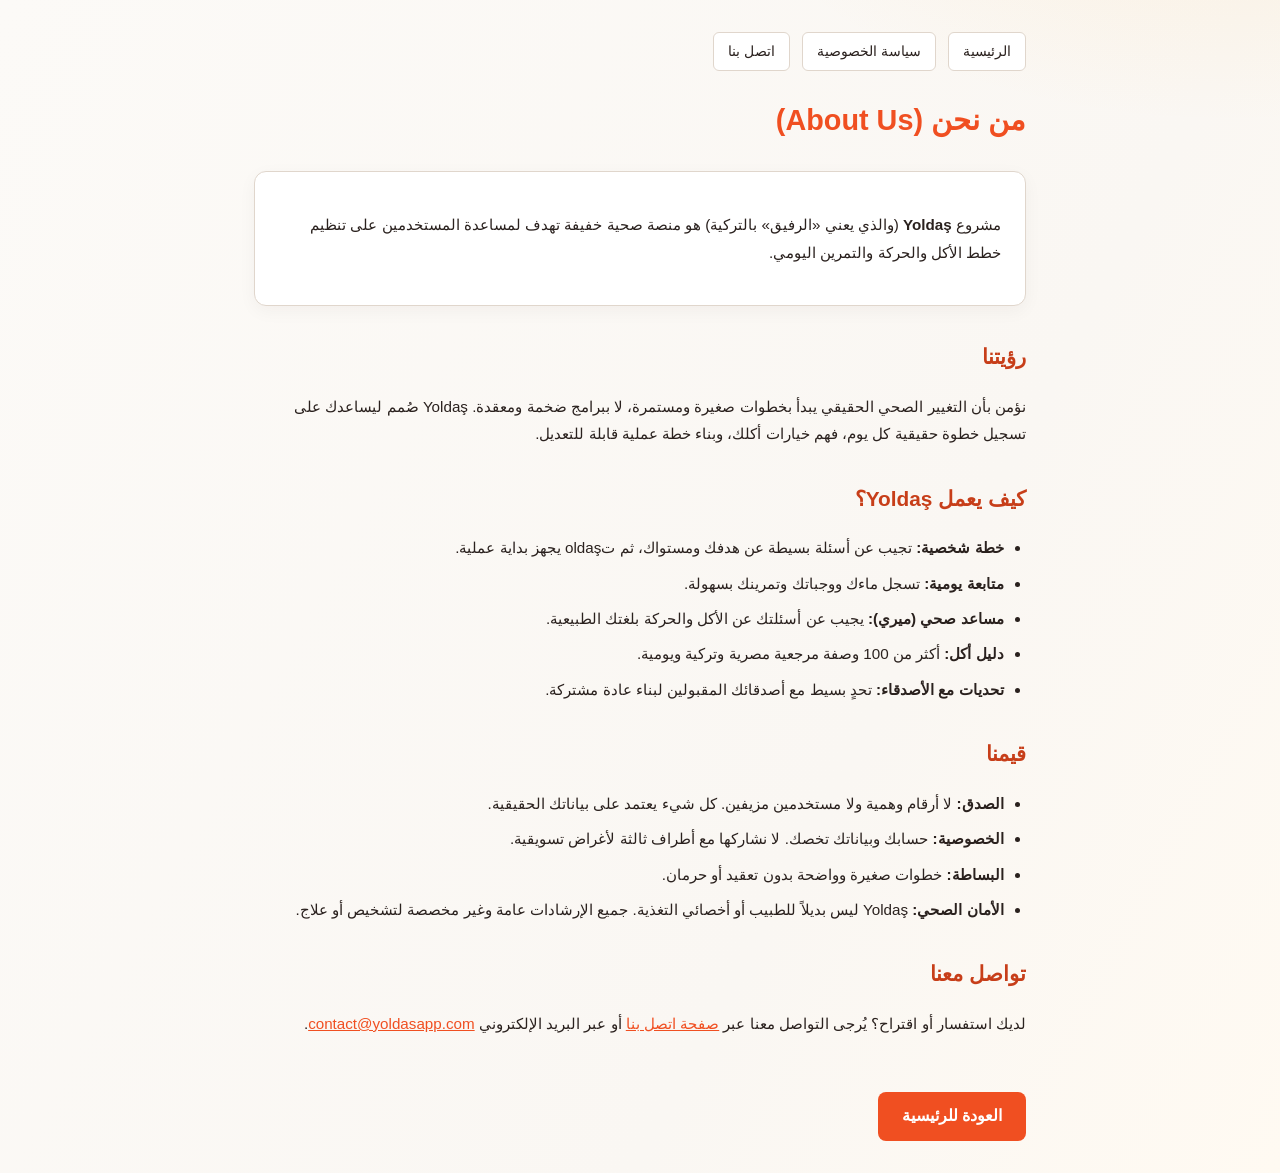
<file: about.html>
<!DOCTYPE html>
<html lang="ar" dir="rtl">
<head>
<meta charset="UTF-8">
<title>من نحن - Yoldaş</title>
<meta name="viewport" content="width=device-width, initial-scale=1.0">
<meta name="description" content="تعرف على Yoldaş - منصة صحية خفيفة تساعدك على تنظيم الأكل والحركة والتمرين واليوم عبر خطوات صغيرة.">
<link rel="stylesheet" href="style.css">
<link rel="icon" type="image/jpeg" href="assets/Yoldas_logo_enhanced.jpg">
<script>
(function(){var s=localStorage.getItem("yoldas_theme");var t=s==="dark"||s==="light"?s:(window.matchMedia("(prefers-color-scheme: dark)").matches?"dark":"light");document.documentElement.dataset.theme=t;document.documentElement.style.colorScheme=t;}());
</script>
<style>
body{max-width:820px;margin:0 auto;padding:2rem 1.5rem;line-height:1.8}
h1{color:var(--color-primary,#f04f21);font-size:1.8rem;margin-bottom:.5rem}
h2{color:var(--color-primary-dark,#d4411a);font-size:1.3rem;margin-top:2rem}
p,li{color:var(--color-text,#3a3228);font-size:.95rem}
ul{padding-right:1.4rem}li{margin-bottom:.5rem}
a{color:var(--color-primary,#f04f21)}
.page-nav{display:flex;gap:12px;flex-wrap:wrap;margin-bottom:1.5rem}
.page-nav a{padding:6px 14px;border-radius:6px;background:var(--color-surface,#fff8f2);border:1px solid var(--border-color,#e0d6cc);text-decoration:none;color:var(--color-text,#3a3228);font-size:.88rem}
.page-nav a:hover{background:var(--color-primary,#f04f21);color:#fff}
.back-btn{display:inline-block;margin-top:2.5rem;padding:10px 24px;background:var(--color-primary,#f04f21);color:white;text-decoration:none;border-radius:8px;font-weight:600}
.mission-card{background:var(--color-surface,#fff8f2);border-radius:12px;padding:24px;margin:1.5rem 0;border:1px solid var(--border-color,#e0d6cc)}
</style>
</head>
<body>
<nav class="page-nav"><a href="index.html">الرئيسية</a><a href="privacy.html">سياسة الخصوصية</a><a href="contact.html">اتصل بنا</a></nav>
<h1>من نحن (About Us)</h1>
<div class="mission-card">
<p>مشروع <strong>Yoldaş</strong> (والذي يعني «الرفيق» بالتركية) هو منصة صحية خفيفة تهدف لمساعدة المستخدمين على تنظيم خطط الأكل والحركة والتمرين اليومي.</p>
</div>
<h2>رؤيتنا</h2>
<p>نؤمن بأن التغيير الصحي الحقيقي يبدأ بخطوات صغيرة ومستمرة، لا ببرامج ضخمة ومعقدة. Yoldaş صُمم ليساعدك على تسجيل خطوة حقيقية كل يوم، فهم خيارات أكلك، وبناء خطة عملية قابلة للتعديل.</p>
<h2>كيف يعمل Yoldaş؟</h2>
<ul>
<li><strong>خطة شخصية:</strong> تجيب عن أسئلة بسيطة عن هدفك ومستواك، ثم تoldaş يجهز بداية عملية.</li>
<li><strong>متابعة يومية:</strong> تسجل ماءك ووجباتك وتمرينك بسهولة.</li>
<li><strong>مساعد صحي (ميري):</strong> يجيب عن أسئلتك عن الأكل والحركة بلغتك الطبيعية.</li>
<li><strong>دليل أكل:</strong> أكثر من 100 وصفة مرجعية مصرية وتركية ويومية.</li>
<li><strong>تحديات مع الأصدقاء:</strong> تحدٍ بسيط مع أصدقائك المقبولين لبناء عادة مشتركة.</li>
</ul>
<h2>قيمنا</h2>
<ul>
<li><strong>الصدق:</strong> لا أرقام وهمية ولا مستخدمين مزيفين. كل شيء يعتمد على بياناتك الحقيقية.</li>
<li><strong>الخصوصية:</strong> حسابك وبياناتك تخصك. لا نشاركها مع أطراف ثالثة لأغراض تسويقية.</li>
<li><strong>البساطة:</strong> خطوات صغيرة وواضحة بدون تعقيد أو حرمان.</li>
<li><strong>الأمان الصحي:</strong> Yoldaş ليس بديلاً للطبيب أو أخصائي التغذية. جميع الإرشادات عامة وغير مخصصة لتشخيص أو علاج.</li>
</ul>
<h2>تواصل معنا</h2>
<p>لديك استفسار أو اقتراح؟ يُرجى التواصل معنا عبر <a href="contact.html">صفحة اتصل بنا</a> أو عبر البريد الإلكتروني <a href="mailto:contact@yoldasapp.com">contact@yoldasapp.com</a>.</p>
<a href="index.html" class="back-btn">العودة للرئيسية</a>
</body>
</html>
</file>
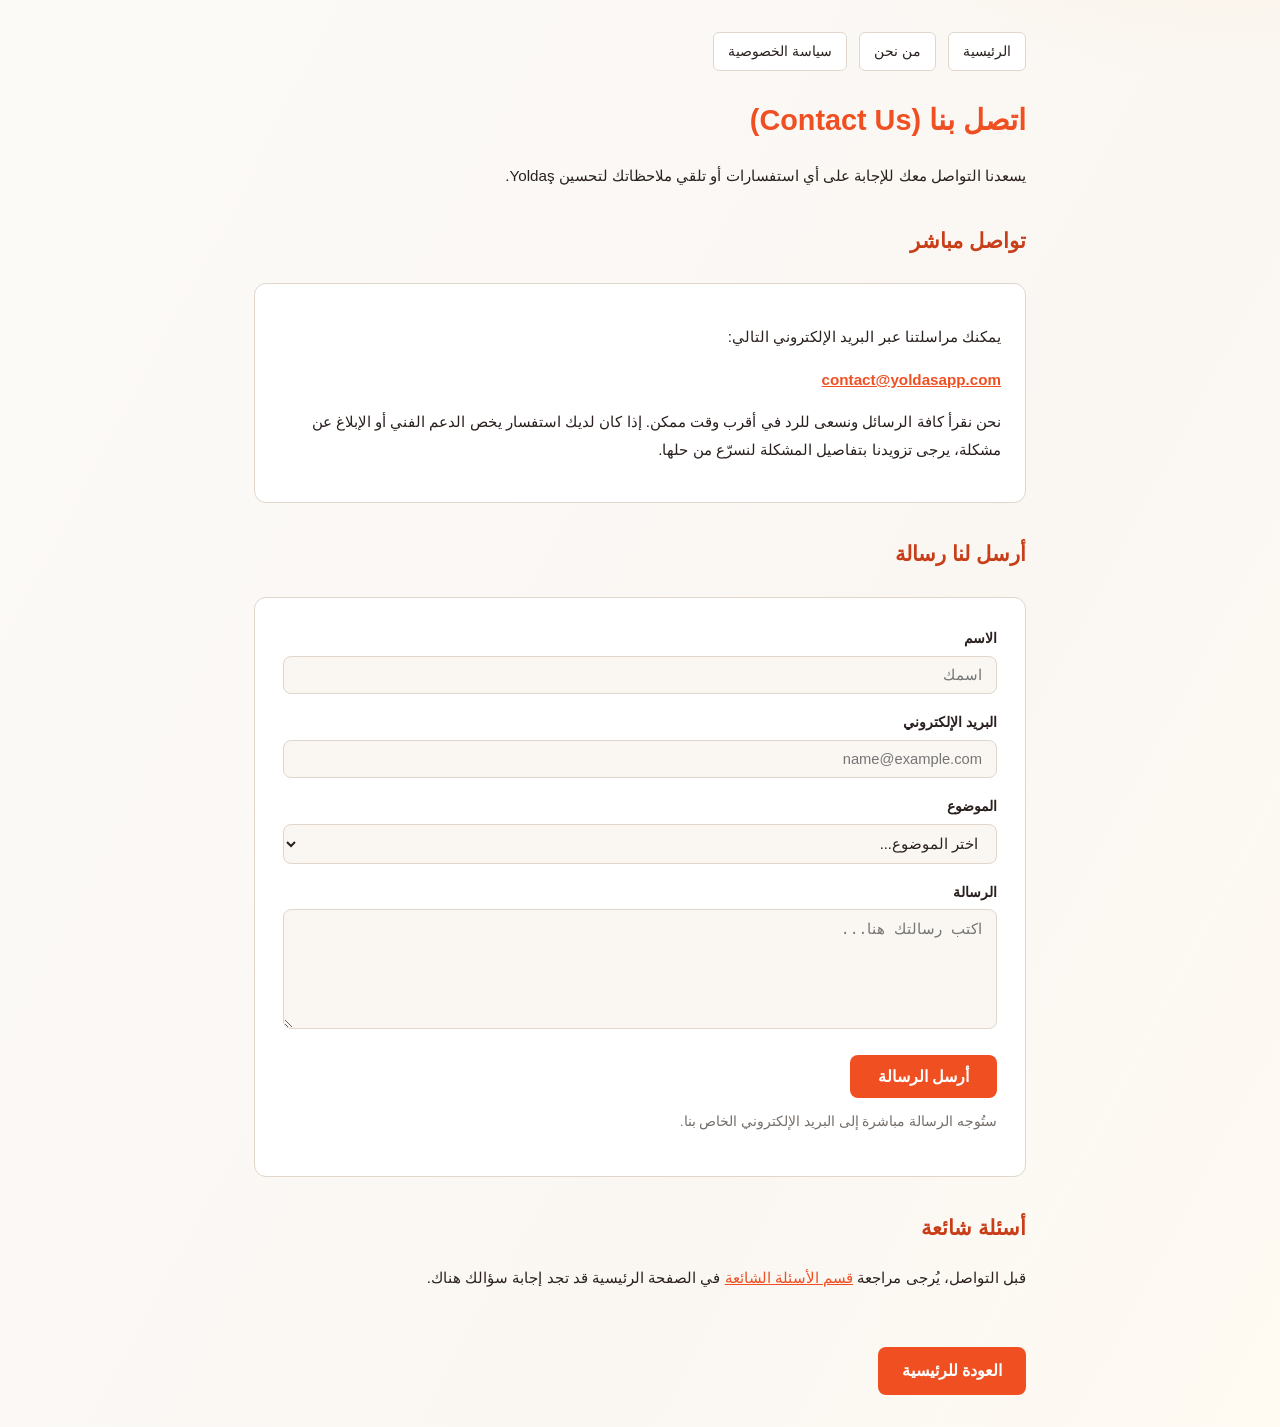
<file: contact.html>
<!DOCTYPE html>
<html lang="ar" dir="rtl">
<head>
<meta charset="UTF-8">
<title>اتصل بنا - Yoldaş</title>
<meta name="viewport" content="width=device-width, initial-scale=1.0">
<meta name="description" content="تواصل مع فريق Yoldaş - استفسارات، ملاحظات، أو دعم فني.">
<link rel="stylesheet" href="style.css">
<link rel="icon" type="image/jpeg" href="assets/Yoldas_logo_enhanced.jpg">
<script>
(function(){var s=localStorage.getItem("yoldas_theme");var t=s==="dark"||s==="light"?s:(window.matchMedia("(prefers-color-scheme: dark)").matches?"dark":"light");document.documentElement.dataset.theme=t;document.documentElement.style.colorScheme=t;}());
</script>
<style>
body{max-width:820px;margin:0 auto;padding:2rem 1.5rem;line-height:1.8}
h1{color:var(--color-primary,#f04f21);font-size:1.8rem;margin-bottom:.5rem}
h2{color:var(--color-primary-dark,#d4411a);font-size:1.3rem;margin-top:2rem}
p,li{color:var(--color-text,#3a3228);font-size:.95rem}
ul{padding-right:1.4rem}li{margin-bottom:.5rem}
a{color:var(--color-primary,#f04f21)}
.page-nav{display:flex;gap:12px;flex-wrap:wrap;margin-bottom:1.5rem}
.page-nav a{padding:6px 14px;border-radius:6px;background:var(--color-surface,#fff8f2);border:1px solid var(--border-color,#e0d6cc);text-decoration:none;color:var(--color-text,#3a3228);font-size:.88rem}
.page-nav a:hover{background:var(--color-primary,#f04f21);color:#fff}
.back-btn{display:inline-block;margin-top:2.5rem;padding:10px 24px;background:var(--color-primary,#f04f21);color:white;text-decoration:none;border-radius:8px;font-weight:600}
.contact-form{background:var(--color-surface,#fff8f2);border-radius:12px;padding:28px;margin:1.5rem 0;border:1px solid var(--border-color,#e0d6cc)}
.contact-form label{display:block;margin-bottom:4px;font-weight:600;color:var(--color-text,#3a3228);font-size:.9rem}
.contact-form input,.contact-form textarea,.contact-form select{width:100%;padding:10px 14px;border:1px solid var(--border-color,#e0d6cc);border-radius:8px;font-size:.92rem;margin-bottom:16px;background:var(--color-bg,#fffdf9);color:var(--color-text,#3a3228)}
.contact-form textarea{min-height:120px;resize:vertical}
.contact-form .submit-btn{padding:12px 28px;background:var(--color-primary,#f04f21);color:#fff;border:none;border-radius:8px;font-size:1rem;font-weight:600;cursor:pointer}
.contact-form .submit-btn:hover{opacity:.9}
.contact-info{background:var(--color-surface,#fff8f2);border-radius:12px;padding:24px;margin:1.5rem 0;border:1px solid var(--border-color,#e0d6cc)}
.form-note{font-size:.85rem;color:var(--color-text-soft,#8c7f73);margin-top:12px}
</style>
</head>
<body>
<nav class="page-nav"><a href="index.html">الرئيسية</a><a href="about.html">من نحن</a><a href="privacy.html">سياسة الخصوصية</a></nav>
<h1>اتصل بنا (Contact Us)</h1>
<p>يسعدنا التواصل معك للإجابة على أي استفسارات أو تلقي ملاحظاتك لتحسين Yoldaş.</p>
<h2>تواصل مباشر</h2>
<div class="contact-info">
<p>يمكنك مراسلتنا عبر البريد الإلكتروني التالي:</p>
<p><strong><a href="mailto:contact@yoldasapp.com">contact@yoldasapp.com</a></strong></p>
<p>نحن نقرأ كافة الرسائل ونسعى للرد في أقرب وقت ممكن. إذا كان لديك استفسار يخص الدعم الفني أو الإبلاغ عن مشكلة، يرجى تزويدنا بتفاصيل المشكلة لنسرّع من حلها.</p>
</div>
<h2>أرسل لنا رسالة</h2>
<form class="contact-form" action="mailto:contact@yoldasapp.com" method="post" enctype="text/plain">
<label for="contact-name">الاسم</label>
<input id="contact-name" type="text" name="name" placeholder="اسمك" required>
<label for="contact-email">البريد الإلكتروني</label>
<input id="contact-email" type="email" name="email" placeholder="name@example.com" required>
<label for="contact-subject">الموضوع</label>
<select id="contact-subject" name="subject" required>
<option value="">اختر الموضوع...</option>
<option value="استفسار عام">استفسار عام</option>
<option value="دعم فني">دعم فني / مشكلة تقنية</option>
<option value="ملاحظات واقتراحات">ملاحظات واقتراحات</option>
<option value="إبلاغ عن مشكلة">إبلاغ عن مشكلة</option>
<option value="أخرى">أخرى</option>
</select>
<label for="contact-message">الرسالة</label>
<textarea id="contact-message" name="message" placeholder="اكتب رسالتك هنا..." required></textarea>
<button class="submit-btn" type="submit">أرسل الرسالة</button>
<p class="form-note">ستُوجه الرسالة مباشرة إلى البريد الإلكتروني الخاص بنا.</p>
</form>
<h2>أسئلة شائعة</h2>
<p>قبل التواصل، يُرجى مراجعة <a href="index.html#faq">قسم الأسئلة الشائعة</a> في الصفحة الرئيسية قد تجد إجابة سؤالك هناك.</p>
<a href="index.html" class="back-btn">العودة للرئيسية</a>
</body>
</html>
</file>
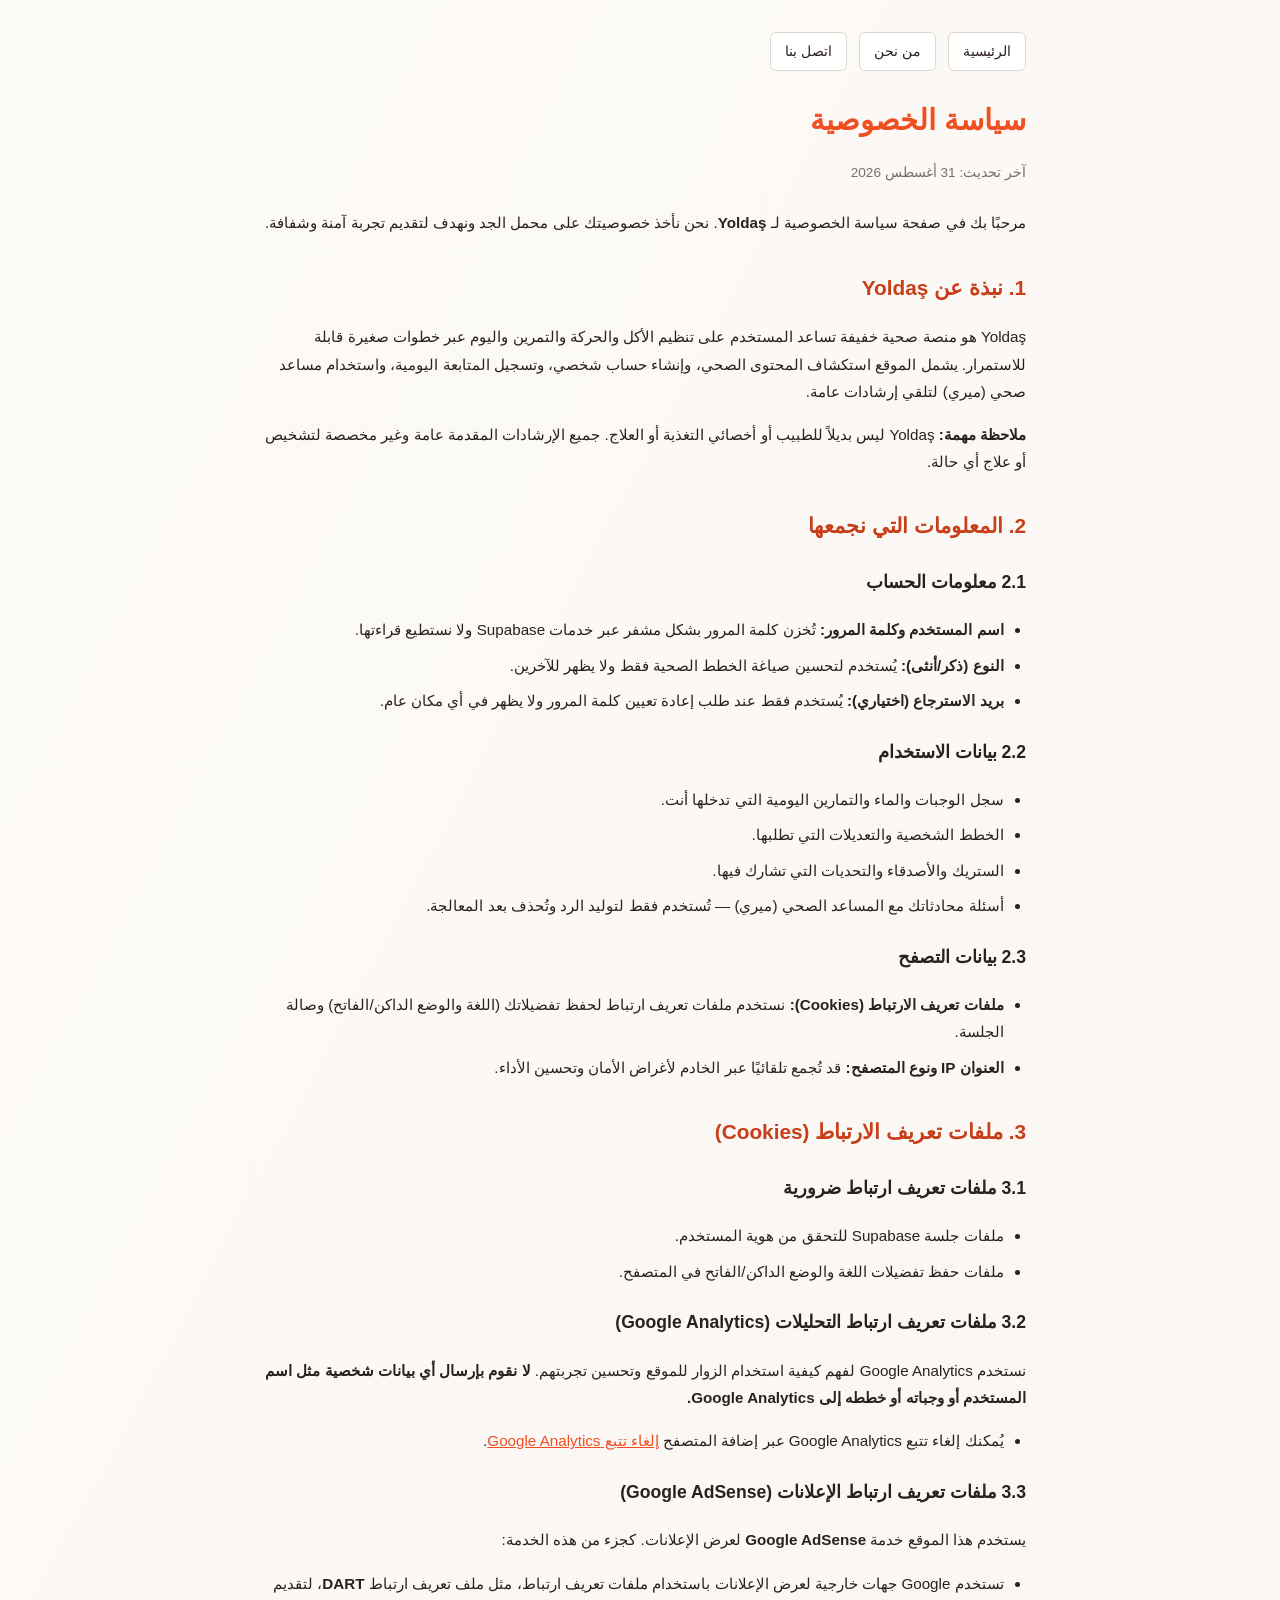
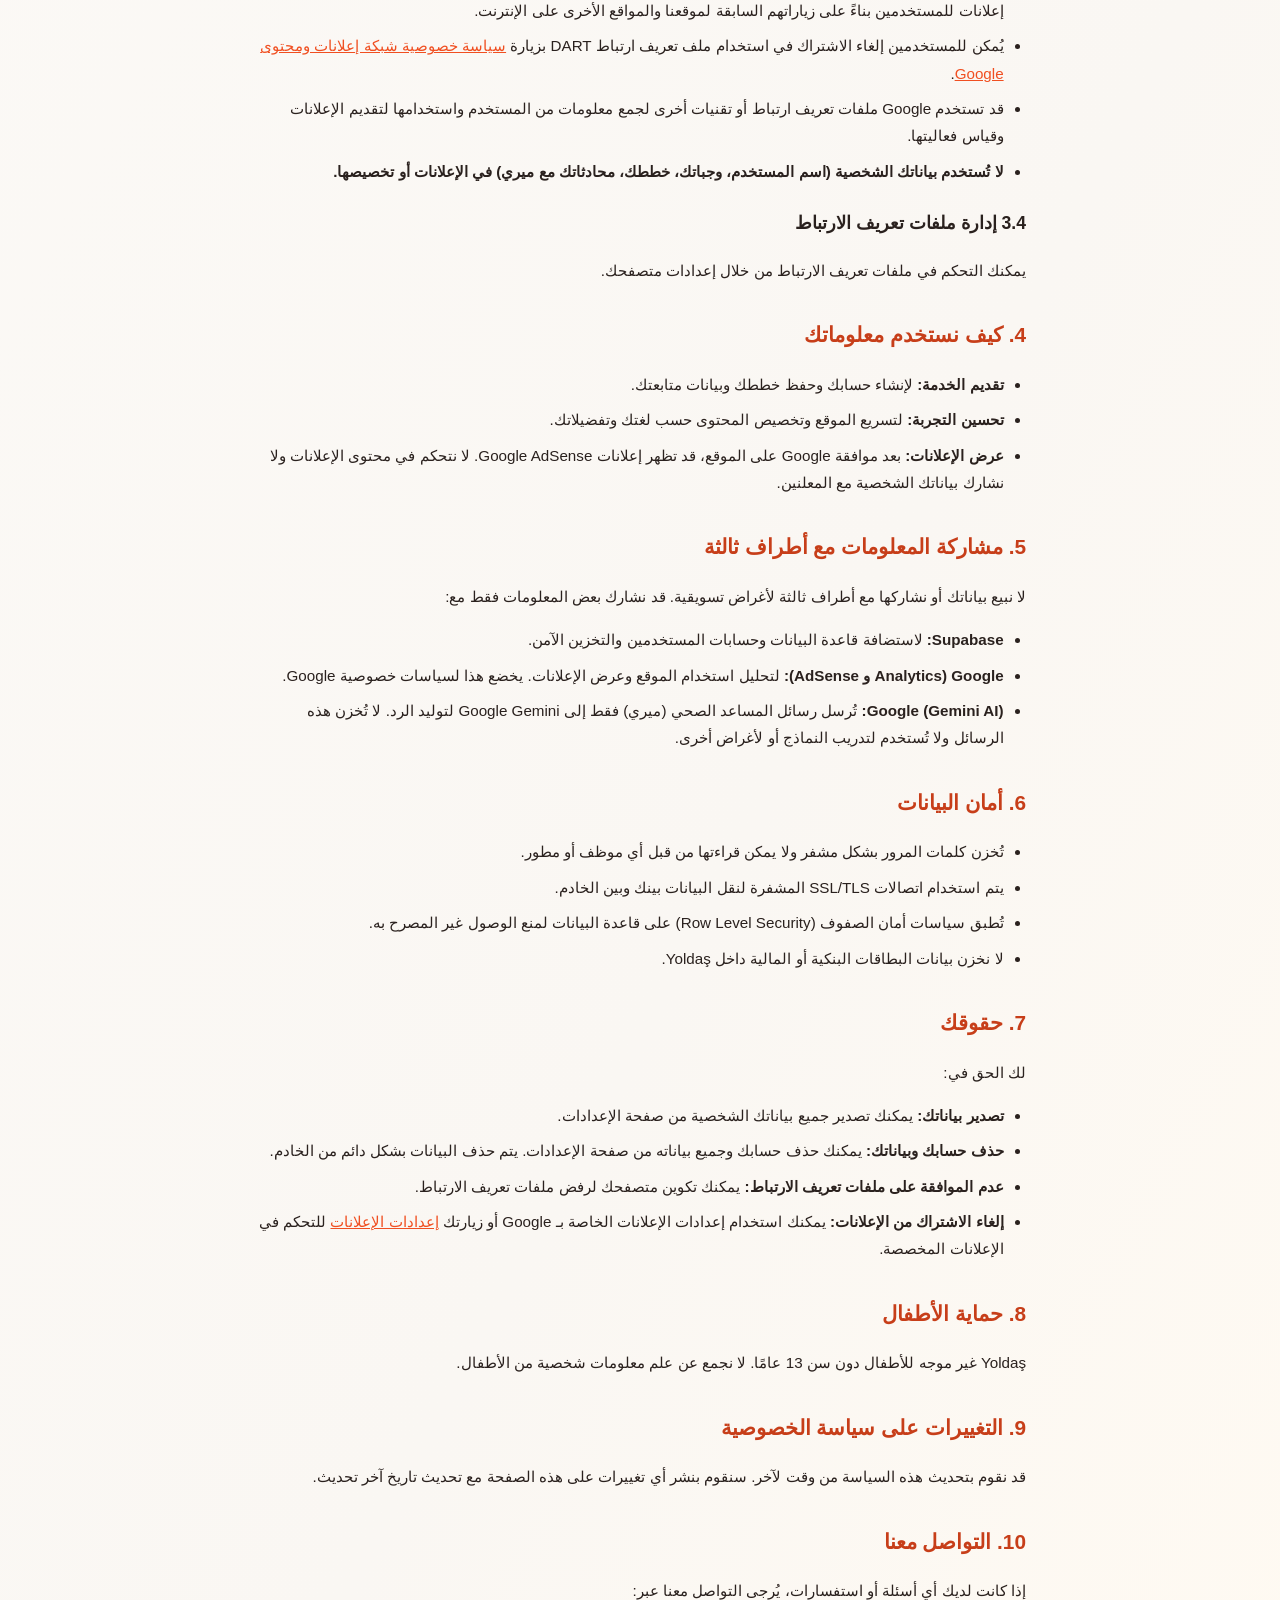
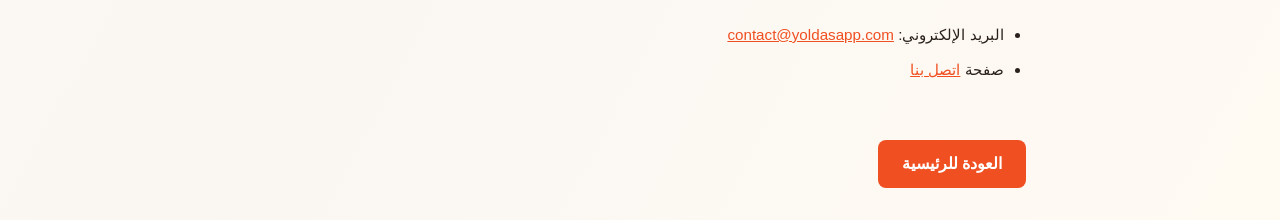
<file: privacy.html>
<!DOCTYPE html>
<html lang="ar" dir="rtl">
<head>
<meta charset="UTF-8">
<title>سياسة الخصوصية - Yoldaş</title>
<meta name="viewport" content="width=device-width, initial-scale=1.0">
<meta name="description" content="سياسة خصوصية Yoldaş - كيف نجمع بياناتك ونحمي خصوصيتك واستخدام ملفات تعريف الارتباط وإعلانات Google AdSense.">
<link rel="stylesheet" href="style.css">
<link rel="icon" type="image/jpeg" href="assets/Yoldas_logo_enhanced.jpg">
<script>
(function(){var s=localStorage.getItem("yoldas_theme");var t=s==="dark"||s==="light"?s:(window.matchMedia("(prefers-color-scheme: dark)").matches?"dark":"light");document.documentElement.dataset.theme=t;document.documentElement.style.colorScheme=t;}());
</script>
<style>
body{max-width:820px;margin:0 auto;padding:2rem 1.5rem;line-height:1.8}
h1{color:var(--color-primary,#f04f21);font-size:1.8rem;margin-bottom:.5rem}
h2{color:var(--color-primary-dark,#d4411a);font-size:1.3rem;margin-top:2rem}
h3{font-size:1.1rem;margin-top:1.4rem}
p,li{color:var(--color-text,#3a3228);font-size:.95rem}
ul{padding-right:1.4rem}li{margin-bottom:.5rem}
a{color:var(--color-primary,#f04f21)}
.page-nav{display:flex;gap:12px;flex-wrap:wrap;margin-bottom:1.5rem}
.page-nav a{padding:6px 14px;border-radius:6px;background:var(--color-surface,#fff8f2);border:1px solid var(--border-color,#e0d6cc);text-decoration:none;color:var(--color-text,#3a3228);font-size:.88rem}
.page-nav a:hover{background:var(--color-primary,#f04f21);color:#fff}
.back-btn{display:inline-block;margin-top:2.5rem;padding:10px 24px;background:var(--color-primary,#f04f21);color:white;text-decoration:none;border-radius:8px;font-weight:600}
.update-date{color:var(--color-text-soft,#8c7f73);font-size:.85rem;margin-bottom:1.5rem}
</style>
</head>
<body>
<nav class="page-nav"><a href="index.html">الرئيسية</a><a href="about.html">من نحن</a><a href="contact.html">اتصل بنا</a></nav>
<h1>سياسة الخصوصية</h1>
<p class="update-date">آخر تحديث: 31 أغسطس 2026</p>
<p>مرحبًا بك في صفحة سياسة الخصوصية لـ <strong>Yoldaş</strong>. نحن نأخذ خصوصيتك على محمل الجد ونهدف لتقديم تجربة آمنة وشفافة.</p>
<h2>1. نبذة عن Yoldaş</h2>
<p>Yoldaş هو منصة صحية خفيفة تساعد المستخدم على تنظيم الأكل والحركة والتمرين واليوم عبر خطوات صغيرة قابلة للاستمرار. يشمل الموقع استكشاف المحتوى الصحي، وإنشاء حساب شخصي، وتسجيل المتابعة اليومية، واستخدام مساعد صحي (ميري) لتلقي إرشادات عامة.</p>
<p><strong>ملاحظة مهمة:</strong> Yoldaş ليس بديلاً للطبيب أو أخصائي التغذية أو العلاج. جميع الإرشادات المقدمة عامة وغير مخصصة لتشخيص أو علاج أي حالة.</p>
<h2>2. المعلومات التي نجمعها</h2>
<h3>2.1 معلومات الحساب</h3>
<ul>
<li><strong>اسم المستخدم وكلمة المرور:</strong> تُخزن كلمة المرور بشكل مشفر عبر خدمات Supabase ولا نستطيع قراءتها.</li>
<li><strong>النوع (ذكر/أنثى):</strong> يُستخدم لتحسين صياغة الخطط الصحية فقط ولا يظهر للآخرين.</li>
<li><strong>بريد الاسترجاع (اختياري):</strong> يُستخدم فقط عند طلب إعادة تعيين كلمة المرور ولا يظهر في أي مكان عام.</li>
</ul>
<h3>2.2 بيانات الاستخدام</h3>
<ul>
<li>سجل الوجبات والماء والتمارين اليومية التي تدخلها أنت.</li>
<li>الخطط الشخصية والتعديلات التي تطلبها.</li>
<li>الستريك والأصدقاء والتحديات التي تشارك فيها.</li>
<li>أسئلة محادثاتك مع المساعد الصحي (ميري) — تُستخدم فقط لتوليد الرد وتُحذف بعد المعالجة.</li>
</ul>
<h3>2.3 بيانات التصفح</h3>
<ul>
<li><strong>ملفات تعريف الارتباط (Cookies):</strong> نستخدم ملفات تعريف ارتباط لحفظ تفضيلاتك (اللغة والوضع الداكن/الفاتح) وصالة الجلسة.</li>
<li><strong>العنوان IP ونوع المتصفح:</strong> قد تُجمع تلقائيًا عبر الخادم لأغراض الأمان وتحسين الأداء.</li>
</ul>
<h2>3. ملفات تعريف الارتباط (Cookies)</h2>
<h3>3.1 ملفات تعريف ارتباط ضرورية</h3>
<ul>
<li>ملفات جلسة Supabase للتحقق من هوية المستخدم.</li>
<li>ملفات حفظ تفضيلات اللغة والوضع الداكن/الفاتح في المتصفح.</li>
</ul>
<h3>3.2 ملفات تعريف ارتباط التحليلات (Google Analytics)</h3>
<p>نستخدم Google Analytics لفهم كيفية استخدام الزوار للموقع وتحسين تجربتهم. <strong>لا نقوم بإرسال أي بيانات شخصية مثل اسم المستخدم أو وجباته أو خططه إلى Google Analytics.</strong></p>
<ul><li>يُمكنك إلغاء تتبع Google Analytics عبر إضافة المتصفح <a href="https://tools.google.com/dlpage/gaoptout" target="_blank" rel="noopener noreferrer">إلغاء تتبع Google Analytics</a>.</li></ul>
<h3>3.3 ملفات تعريف ارتباط الإعلانات (Google AdSense)</h3>
<p>يستخدم هذا الموقع خدمة <strong>Google AdSense</strong> لعرض الإعلانات. كجزء من هذه الخدمة:</p>
<ul>
<li>تستخدم Google جهات خارجية لعرض الإعلانات باستخدام ملفات تعريف ارتباط، مثل ملف تعريف ارتباط <strong>DART</strong>، لتقديم إعلانات للمستخدمين بناءً على زياراتهم السابقة لموقعنا والمواقع الأخرى على الإنترنت.</li>
<li>يُمكن للمستخدمين إلغاء الاشتراك في استخدام ملف تعريف ارتباط DART بزيارة <a href="https://policies.google.com/technologies/ads" target="_blank" rel="noopener noreferrer">سياسة خصوصية شبكة إعلانات ومحتوى Google</a>.</li>
<li>قد تستخدم Google ملفات تعريف ارتباط أو تقنيات أخرى لجمع معلومات من المستخدم واستخدامها لتقديم الإعلانات وقياس فعاليتها.</li>
<li><strong>لا تُستخدم بياناتك الشخصية (اسم المستخدم، وجباتك، خططك، محادثاتك مع ميري) في الإعلانات أو تخصيصها.</strong></li>
</ul>
<h3>3.4 إدارة ملفات تعريف الارتباط</h3>
<p>يمكنك التحكم في ملفات تعريف الارتباط من خلال إعدادات متصفحك.</p>
<h2>4. كيف نستخدم معلوماتك</h2>
<ul>
<li><strong>تقديم الخدمة:</strong> لإنشاء حسابك وحفظ خططك وبيانات متابعتك.</li>
<li><strong>تحسين التجربة:</strong> لتسريع الموقع وتخصيص المحتوى حسب لغتك وتفضيلاتك.</li>
<li><strong>عرض الإعلانات:</strong> بعد موافقة Google على الموقع، قد تظهر إعلانات Google AdSense. لا نتحكم في محتوى الإعلانات ولا نشارك بياناتك الشخصية مع المعلنين.</li>
</ul>
<h2>5. مشاركة المعلومات مع أطراف ثالثة</h2>
<p>لا نبيع بياناتك أو نشاركها مع أطراف ثالثة لأغراض تسويقية. قد نشارك بعض المعلومات فقط مع:</p>
<ul>
<li><strong>Supabase:</strong> لاستضافة قاعدة البيانات وحسابات المستخدمين والتخزين الآمن.</li>
<li><strong>Google (Analytics و AdSense):</strong> لتحليل استخدام الموقع وعرض الإعلانات. يخضع هذا لسياسات خصوصية Google.</li>
<li><strong>Google (Gemini AI):</strong> تُرسل رسائل المساعد الصحي (ميري) فقط إلى Google Gemini لتوليد الرد. لا تُخزن هذه الرسائل ولا تُستخدم لتدريب النماذج أو لأغراض أخرى.</li>
</ul>
<h2>6. أمان البيانات</h2>
<ul>
<li>تُخزن كلمات المرور بشكل مشفر ولا يمكن قراءتها من قبل أي موظف أو مطور.</li>
<li>يتم استخدام اتصالات SSL/TLS المشفرة لنقل البيانات بينك وبين الخادم.</li>
<li>تُطبق سياسات أمان الصفوف (Row Level Security) على قاعدة البيانات لمنع الوصول غير المصرح به.</li>
<li>لا نخزن بيانات البطاقات البنكية أو المالية داخل Yoldaş.</li>
</ul>
<h2>7. حقوقك</h2>
<p>لك الحق في:</p>
<ul>
<li><strong>تصدير بياناتك:</strong> يمكنك تصدير جميع بياناتك الشخصية من صفحة الإعدادات.</li>
<li><strong>حذف حسابك وبياناتك:</strong> يمكنك حذف حسابك وجميع بياناته من صفحة الإعدادات. يتم حذف البيانات بشكل دائم من الخادم.</li>
<li><strong>عدم الموافقة على ملفات تعريف الارتباط:</strong> يمكنك تكوين متصفحك لرفض ملفات تعريف الارتباط.</li>
<li><strong>إلغاء الاشتراك من الإعلانات:</strong> يمكنك استخدام إعدادات الإعلانات الخاصة بـ Google أو زيارتك <a href="https://adssettings.google.com/" target="_blank" rel="noopener noreferrer">إعدادات الإعلانات</a> للتحكم في الإعلانات المخصصة.</li>
</ul>
<h2>8. حماية الأطفال</h2>
<p>Yoldaş غير موجه للأطفال دون سن 13 عامًا. لا نجمع عن علم معلومات شخصية من الأطفال.</p>
<h2>9. التغييرات على سياسة الخصوصية</h2>
<p>قد نقوم بتحديث هذه السياسة من وقت لآخر. سنقوم بنشر أي تغييرات على هذه الصفحة مع تحديث تاريخ آخر تحديث.</p>
<h2>10. التواصل معنا</h2>
<p>إذا كانت لديك أي أسئلة أو استفسارات، يُرجى التواصل معنا عبر:</p>
<ul>
<li>البريد الإلكتروني: <a href="mailto:contact@yoldasapp.com">contact@yoldasapp.com</a></li>
<li>صفحة <a href="contact.html">اتصل بنا</a></li>
</ul>
<a href="index.html" class="back-btn">العودة للرئيسية</a>
</body>
</html>
</file>
<file: style.css>
/* ============================================================
   Yoldaş — style.css
   كل الألوان والخطوط هنا. غيّر متغيرات :root لتغيير الهوية بسهولة.
   ============================================================ */

:root {
  /* الألوان الأساسية */
  --color-primary: #F04F21;
  --color-primary-dark: #C73E19;
  --color-primary-light: #FF8B45;
  --color-gold: #FFB648;
  --color-bg: #FAF7F3;
  --color-surface: #FFFFFF;
  --color-text: #2A211E;
  --color-text-soft: #776F69;
  --color-ink: var(--color-text);
  --color-muted: var(--color-text-soft);

  /* مشتقات */
  --color-danger: #C73E19;
  --color-success: #2E7D32;
  --shadow-soft: 0 14px 34px rgba(76, 39, 24, 0.09), 0 2px 7px rgba(42, 33, 30, 0.05);
  --shadow-card: 0 5px 18px rgba(42, 33, 30, 0.045);
  --radius-lg: 18px;
  --radius-md: 12px;
  --radius-sm: 7px;
  --radius-pill: 14px;

  --font-display: "Cairo", "Tajawal", sans-serif;
  --font-body: "Cairo", "Tajawal", sans-serif;

  --ease: cubic-bezier(0.22, 1, 0.36, 1);
}

* { box-sizing: border-box; }

/* اجعل خاصية hidden في HTML أقوى من أي display في مكوّنات الواجهة. */
[hidden] { display: none !important; }

html { direction: rtl; }
html[dir="ltr"] { direction: ltr; }

body {
  margin: 0;
  font-family: var(--font-body);
  background:
    radial-gradient(850px 500px at 96% -16%, rgba(255, 182, 72, 0.14), transparent 62%),
    linear-gradient(118deg, #fcfaf7 0%, var(--color-bg) 66%, #fffaf2 100%);
  color: var(--color-text);
  min-height: 100vh;
  -webkit-font-smoothing: antialiased;
}

img { max-width: 100%; display: block; }
button { font-family: inherit; cursor: pointer; }
input { font-family: inherit; }

@media (prefers-reduced-motion: reduce) {
  *, *::before, *::after {
    animation-duration: 0.001ms !important;
    transition-duration: 0.001ms !important;
  }
}

/* ============== أدوات مشتركة ============== */

.eyebrow {
  font-size: 13px;
  font-weight: 700;
  letter-spacing: 0.02em;
  color: var(--color-primary-dark);
  margin: 0 0 8px;
}
.eyebrow.light { color: rgba(255, 255, 255, 0.85); }

.primary-button {
  background: linear-gradient(105deg, var(--color-primary-dark), var(--color-primary));
  color: #fff;
  border: none;
  border-radius: 10px 3px 10px 3px;
  padding: 14px 26px;
  font-size: 15px;
  font-weight: 700;
  box-shadow: 0 8px 20px rgba(240, 79, 33, 0.28);
  transition: transform 160ms var(--ease), box-shadow 160ms var(--ease), opacity 160ms var(--ease);
}
.primary-button:hover { transform: translateY(-1px); box-shadow: 0 12px 26px rgba(240, 79, 33, 0.34); }
.primary-button:active { transform: translateY(0); }
.primary-button:disabled { opacity: 0.6; cursor: not-allowed; transform: none; }

.secondary-button {
  background: var(--color-surface);
  color: var(--color-primary-dark);
  border: 1.5px solid rgba(240, 79, 33, 0.25);
  border-radius: 9px 3px 9px 3px;
  padding: 12px 22px;
  font-size: 15px;
  font-weight: 700;
  text-decoration: none;
  display: inline-block;
  transition: background 160ms var(--ease), transform 160ms var(--ease);
}
.secondary-button:hover { background: rgba(240, 79, 33, 0.06); transform: translateY(-1px); }

.danger-button {
  background: transparent;
  color: var(--color-danger);
  border: 1.5px solid rgba(199, 62, 25, 0.3);
  border-radius: 8px 3px 8px 3px;
  padding: 12px 22px;
  font-size: 15px;
  font-weight: 700;
}
.danger-button:hover { background: rgba(199, 62, 25, 0.06); }

.text-button {
  background: none;
  border: none;
  color: var(--color-text-soft);
  font-size: 14px;
  font-weight: 600;
  padding: 8px 4px;
}
.text-button:hover { color: var(--color-primary-dark); }

.form-message {
  margin-top: 12px;
  font-size: 14px;
  color: var(--color-danger);
  background: rgba(199, 62, 25, 0.08);
  border-radius: var(--radius-sm);
  padding: 10px 14px;
}
.form-message.info { color: var(--color-text-soft); background: rgba(119, 111, 105, 0.08); }

/* ============== شريط التنقل العلوي ============== */

.topbar {
  display: flex;
  align-items: center;
  justify-content: space-between;
  padding: 22px 24px;
  max-width: 1180px;
  margin: 0 auto;
}

.wordmark { display: inline-flex; align-items: center; text-decoration: none; }
.wordmark-logo {
  width: 124px;
  height: 54px;
  object-fit: contain;
  object-position: center;
  filter: brightness(0) saturate(100%) invert(42%) sepia(96%) saturate(2104%) hue-rotate(347deg) brightness(99%) contrast(93%);
}

.nav-label {
  color: var(--color-text-soft);
  font-size: 14px;
  font-weight: 600;
}

.dashboard-nav {
  max-width: 1180px;
  gap: 12px;
  flex-wrap: wrap;
}

.nav-tabs {
  display: flex;
  gap: 4px;
  background: rgba(255, 255, 255, 0.6);
  border: 1px solid rgba(240, 79, 33, 0.12);
  border-radius: 13px 4px 13px 4px;
  padding: 4px;
}

.tab {
  border: none;
  background: transparent;
  padding: 9px 16px;
  border-radius: 9px 3px 9px 3px;
  font-size: 14px;
  font-weight: 700;
  color: var(--color-text-soft);
  transition: background 160ms var(--ease), color 160ms var(--ease);
}
.tab.active { background: var(--color-primary); color: #fff; }
.tab:not(.active):hover { background: rgba(240, 79, 33, 0.08); color: var(--color-text); }

.connection-status {
  max-width: 1180px;
  margin: 0 auto 12px;
  padding: 0 24px;
}
.connection-status span {
  display: block;
  background: rgba(199, 62, 25, 0.08);
  color: var(--color-primary-dark);
  border-radius: var(--radius-sm);
  padding: 10px 16px;
  font-size: 14px;
  font-weight: 600;
}

/* ============== صفحة الترحيب ============== */

.welcome-page { padding-bottom: 60px; }

.welcome-page .topbar { max-width: 1540px; padding-left: clamp(24px, 4vw, 64px); padding-right: clamp(24px, 4vw, 64px); }

.welcome-ad-shell {
  max-width: 1840px;
  margin: 24px auto 0;
  padding: 0 clamp(24px, 3vw, 48px);
  display: grid;
  grid-template-columns: clamp(132px, 11vw, 200px) minmax(0, 1540px) clamp(132px, 11vw, 200px);
  gap: clamp(16px, 1.6vw, 30px);
  align-items: stretch;
}

.welcome-grid {
  max-width: 1540px;
  margin: 0;
  padding: 0;
  display: grid;
  grid-template-columns: minmax(0, 1.46fr) minmax(430px, 1fr);
  gap: clamp(28px, 3.6vw, 60px);
  align-items: start;
}

.hero-card {
  position: relative;
  overflow: hidden;
  background: linear-gradient(145deg, #bd3b1a 0%, var(--color-primary) 68%, #f96d31 100%);
  color: #fff;
  border-radius: 20px 7px 20px 7px;
  min-height: 720px;
  padding: clamp(56px, 5.8vw, 92px) clamp(46px, 5.7vw, 88px) clamp(50px, 4.8vw, 76px);
  box-shadow: var(--shadow-soft);
  display: flex;
  flex-direction: column;
  justify-content: center;
  animation: rise 520ms var(--ease) both;
}
.brand-mark {
  position: relative;
  width: 104px;
  height: 104px;
  object-fit: contain;
  filter: drop-shadow(0 5px 9px rgba(61, 20, 8, 0.22));
  margin-bottom: 20px;
}
.hero-logo {
  width: 150px;
  height: 64px;
  object-position: center;
  filter: brightness(0) invert(1) drop-shadow(0 5px 9px rgba(61, 20, 8, 0.22));
}

.hero-card::after {
  content: "";
  position: absolute;
  inset: auto 0 0 auto;
  width: 44%;
  height: 5px;
  background: rgba(255, 238, 218, 0.78);
  transform: skewX(-22deg) translateX(16px);
}

.hero-card h1 {
  position: relative;
  font-size: clamp(44px, 5.15vw, 78px);
  line-height: 1.08;
  letter-spacing: -0.035em;
  margin: 8px 0 20px;
  font-weight: 900;
  max-width: 11.6ch;
}
.hero-card h1 span { display: block; }
.hero-card h1 span:first-child { color: #FFE3C6; }
.hero-card > p {
  position: relative;
  font-size: 16px;
  color: rgba(255, 255, 255, 0.92);
  max-width: 46ch;
  margin: 0 0 22px;
}

.hero-steps {
  position: relative;
  display: flex;
  flex-wrap: wrap;
  gap: 10px;
}
.hero-steps span {
  background: rgba(95, 24, 7, 0.18);
  border-inline-start: 2px solid rgba(255, 227, 198, 0.86);
  border-radius: 3px;
  padding: 8px 14px;
  font-size: 13.5px;
  font-weight: 600;
}
.hero-steps b { font-family: var(--font-display); margin-inline-end: 6px; opacity: 0.85; }

.intro-card {
  background: var(--color-surface);
  border-radius: 8px 18px 8px 18px;
  min-height: 620px;
  padding: 56px 48px 50px;
  margin-top: 86px;
  box-shadow: var(--shadow-card);
  display: flex;
  flex-direction: column;
  animation: rise 520ms var(--ease) both;
  animation-delay: 60ms;
}
.ad-slot {
  align-self: stretch;
  min-height: 190px;
  display: flex;
  flex-direction: column;
  justify-content: center;
  align-items: center;
  gap: 8px;
  text-align: center;
  padding: 18px 12px;
  color: #82745d;
  background: linear-gradient(145deg, rgba(255, 247, 214, 0.88), rgba(255, 253, 242, 0.7));
  border: 1px dashed rgba(209, 157, 33, 0.48);
  border-radius: 12px 4px 12px 4px;
}
.ad-slot span { font-size: 12px; font-weight: 800; color: #9b7020; }
.ad-slot small { max-width: 14ch; font-size: 11px; line-height: 1.55; }
.ad-slot-rail { min-height: 100%; }
.ad-slot-mobile { display: none; }
.ad-slot-section { margin-block: 30px; }
.intro-card h2 { font-size: 22px; margin: 0 0 10px; line-height: 1.4; }
.intro-card > p { color: var(--color-text-soft); margin: 0 0 20px; font-size: 15px; }

.feature-list { display: grid; gap: 14px; margin-bottom: 20px; }
.feature-list div {
  display: flex;
  align-items: flex-start;
  gap: 12px;
  background: var(--color-bg);
  border-radius: 7px 12px 7px 12px;
  padding: 13px 15px;
  border-inline-start: 2px solid rgba(240, 79, 33, 0.28);
}
.feature-list i { font-style: normal; font-size: 20px; }
.feature-list b { display: block; font-size: 14.5px; }
.feature-list small { color: var(--color-text-soft); font-size: 13px; }

.privacy {
  font-size: 13.5px;
  color: var(--color-text-soft);
  background: rgba(255, 182, 72, 0.14);
  border-radius: var(--radius-sm);
  padding: 10px 14px;
  margin: 0 0 20px;
}
.privacy b { color: var(--color-text); }

.welcome-actions { display: flex; align-items: center; gap: 14px; flex-wrap: wrap; margin-top: auto; }
.topbar-tools { display: flex; min-width: 0; align-items: center; justify-content: flex-end; gap: 10px; }
.language-menu { position: relative; flex: 0 1 auto; }
.language-menu-button, .theme-toggle {
  display: inline-flex;
  min-height: 40px;
  align-items: center;
  justify-content: center;
  border: 1px solid rgba(240,79,33,.18);
  color: var(--color-text);
  background: rgba(255,255,255,.76);
  font: inherit;
  font-size: 12px;
  font-weight: 800;
  transition: transform 160ms var(--ease), border-color 160ms var(--ease), background 160ms var(--ease), color 160ms var(--ease);
}
.language-menu-button { max-inline-size: 132px; gap: 7px; padding: 8px 11px; border-radius: 8px 13px 8px 13px; white-space: nowrap; }
.language-menu-button span { overflow: hidden; text-overflow: ellipsis; }
.language-menu-button svg { width: 15px; height: 15px; flex: 0 0 auto; fill: none; stroke: currentColor; stroke-width: 2.1; stroke-linecap: round; stroke-linejoin: round; transition: transform 160ms var(--ease); }
.language-menu-button[aria-expanded="true"] { border-color: rgba(240,79,33,.52); background: var(--color-surface); color: var(--color-primary-dark); }
.language-menu-button[aria-expanded="true"] svg { transform: rotate(180deg); }
.language-menu-list { position: absolute; z-index: 60; inset-inline-end: 0; top: calc(100% + 7px); display: grid; min-inline-size: 152px; gap: 3px; padding: 5px; background: var(--color-surface); border: 1px solid rgba(240,79,33,.16); border-radius: 10px 16px 10px 16px; box-shadow: 0 16px 34px rgba(42,33,30,.16); }
.language-option { width: 100%; border: 0; border-radius: 7px 11px 7px 11px; padding: 9px 10px; color: var(--color-text-soft); background: transparent; text-align: start; font: inherit; font-size: 12px; font-weight: 750; }
.language-option:hover, .language-option:focus-visible { color: var(--color-text); background: var(--color-bg); outline: none; }
.language-option.active { color: var(--color-primary-dark); background: rgba(240,79,33,.08); }
.theme-toggle { flex: 0 0 40px; width: 40px; padding: 0; border-radius: 50%; }
.theme-toggle:hover { color: var(--color-primary-dark); border-color: rgba(240,79,33,.5); background: rgba(240,79,33,.07); transform: translateY(-1px); }
.theme-toggle:active, .language-menu-button:active { transform: scale(.97); }
.language-menu-button:focus-visible, .theme-toggle:focus-visible { outline: 2px solid var(--color-primary-light); outline-offset: 2px; }
.theme-icon { width: 18px; height: 18px; fill: none; stroke: currentColor; stroke-width: 1.8; stroke-linecap: round; stroke-linejoin: round; }
.theme-icon-moon { display: none; }
html[data-theme="dark"] .theme-icon-sun { display: none; }
html[data-theme="dark"] .theme-icon-moon { display: block; }
.sr-only { position: absolute; width: 1px; height: 1px; padding: 0; margin: -1px; overflow: hidden; clip: rect(0,0,0,0); white-space: nowrap; border: 0; }
.account-panel {
  max-width: 760px;
  margin: 22px auto 0;
  padding: 26px;
  background: var(--color-surface);
  border: 1px solid rgba(240, 79, 33, 0.14);
  border-radius: var(--radius-lg);
  box-shadow: var(--shadow-soft);
}
.account-panel-header { display: flex; align-items: flex-start; justify-content: space-between; gap: 14px; }
.account-panel-header h2 { margin: 0; font-size: 23px; }
.account-description { margin: 10px 0 18px; color: var(--color-text-soft); font-size: 14px; }
.account-tabs { display: flex; gap: 8px; padding-bottom: 14px; border-bottom: 1px solid rgba(42, 33, 30, 0.08); }
.account-mode { border: 1px solid rgba(240, 79, 33, 0.2); color: var(--color-primary-dark); background: #fff; padding: 9px 14px; font: inherit; font-size: 14px; font-weight: 700; border-radius: var(--radius-pill); }
.account-mode.active { color: #fff; background: var(--color-primary); border-color: var(--color-primary); }
.account-form { display: grid; gap: 8px; margin-top: 18px; }
.account-form label { font-size: 14px; font-weight: 800; }
.account-form input { width: 100%; border: 1px solid rgba(42, 33, 30, 0.13); border-radius: var(--radius-sm); padding: 13px 14px; font: inherit; background: #fff; }
.account-form input:focus { outline: 2px solid var(--color-primary-light); outline-offset: 1px; }
.account-form small { margin-bottom: 8px; color: var(--color-text-soft); font-size: 12px; line-height: 1.7; }
.account-form .primary-button { justify-self: start; margin-top: 4px; }
.account-gender-field { margin: 6px 0 0; padding: 12px; border: 1px solid rgba(240, 79, 33, 0.18); border-radius: 12px; background: color-mix(in srgb, var(--color-surface) 88%, var(--color-primary) 4%); }
.account-gender-field legend { padding: 0 4px; color: var(--color-text); font-size: 14px; font-weight: 800; }
.account-gender-field p { margin: 0 0 9px; color: var(--color-text-soft); font-size: 12px; line-height: 1.6; }
.gender-options { display: grid; grid-template-columns: repeat(2, minmax(0, 1fr)); gap: 8px; }
.gender-options label { display: flex; align-items: center; justify-content: center; gap: 7px; min-height: 44px; margin: 0; padding: 9px 10px; color: var(--color-text); border: 1px solid rgba(42, 33, 30, 0.14); border-radius: 9px; background: var(--color-surface); cursor: pointer; }
.gender-options input { width: auto; margin: 0; padding: 0; accent-color: var(--color-primary); }
.gender-options label:has(input:checked) { border-color: var(--color-primary); box-shadow: 0 0 0 3px rgba(240, 79, 33, 0.12); }
.locale-tr { font-family: "Manrope", sans-serif; letter-spacing: -0.012em; }
.locale-tr .hero-card h1, .locale-tr .intro-card h2, .locale-tr .dashboard-heading h1 { letter-spacing: -0.035em; }
.locale-tr .topbar, .locale-tr .step-meta, .locale-tr .section-title, .locale-tr .settings-row { direction: ltr; }
.locale-tr .how-grid, .locale-tr .how-detail-panel { direction: ltr; grid-auto-flow: row; }
.locale-tr .how-grid, .locale-tr .how-detail-panel, .locale-tr .account-panel, .locale-tr .dashboard-heading, .locale-tr .screen { text-align: left; }
.locale-tr .how-grid article, .locale-tr .how-detail-panel article { direction: ltr; text-align: left; }

.how-section {
  max-width: 1540px;
  margin: 76px auto 0;
  padding: 0 clamp(24px, 4vw, 64px);
  text-align: center;
}
.how-section h2 { font-size: 26px; margin: 0 0 28px; }
.how-grid {
  display: grid;
  grid-template-columns: repeat(4, 1fr);
  gap: 20px;
  text-align: right;
}
.how-detail-panel {
  margin-top: 18px;
  display: grid;
  grid-template-columns: repeat(2, minmax(0, 1fr));
  gap: 18px;
  text-align: right;
}
.how-detail-panel article {
  display: flex;
  gap: 12px;
  align-items: flex-start;
  background: rgba(255, 255, 255, 0.82);
  border: 1px solid rgba(240, 79, 33, 0.12);
  border-radius: var(--radius-md);
  padding: 18px;
  box-shadow: var(--shadow-card);
}
.how-detail-panel span {
  flex: 0 0 auto;
  color: var(--color-primary-dark);
  font-size: 12px;
  font-weight: 900;
}
.how-detail-panel h3 { margin: 0 0 5px; font-size: 15px; }
.how-detail-panel p { margin: 0; font-size: 13px; line-height: 1.8; color: var(--color-text-soft); }
.how-grid article {
  background: var(--color-surface);
  border-radius: 7px 13px 7px 13px;
  min-height: 132px;
  padding: 28px 22px;
  box-shadow: var(--shadow-card);
}
.how-grid article:nth-child(even) { transform: translateY(16px); }
.how-detail-panel article:nth-child(2n) { border-radius: 14px 6px 14px 6px; }
.how-grid b {
  display: inline-block;
  color: var(--color-primary-dark);
  font-size: 14px;
  letter-spacing: 0.08em;
  margin-bottom: 9px;
  padding-inline-start: 9px;
  border-inline-start: 3px solid var(--color-primary);
}
.how-grid h3 { font-size: 15.5px; margin: 0 0 6px; }
.how-grid p { font-size: 13.5px; color: var(--color-text-soft); margin: 0; }

/* ============== لوحة التطبيق ============== */

.dashboard-page { padding-bottom: 96px; min-height: 100vh; }

.dashboard-heading {
  max-width: 1180px;
  margin: 8px auto 0;
  padding: 0 24px;
}
.dashboard-heading h1 { font-size: clamp(27px, 3vw, 35px); letter-spacing: -0.03em; margin: 2px 0 6px; font-weight: 900; }
.dashboard-heading > p { color: var(--color-text-soft); margin: 0; font-size: 14.5px; }

.screen {
  max-width: 1180px;
  margin: 20px auto 0;
  padding: 0 24px;
  animation: fade 380ms var(--ease) both;
}

.summary-grid {
  display: grid;
  grid-template-columns: repeat(5, 1fr);
  gap: 14px;
  margin-bottom: 20px;
}
.summary-grid article {
  background: var(--color-surface);
  border-radius: 7px 13px 7px 13px;
  padding: 18px;
  box-shadow: var(--shadow-card);
  border-top: 2px solid rgba(240, 79, 33, 0.13);
}
.summary-grid article:nth-child(3) { transform: translateY(9px); }
.summary-grid span { display: block; font-size: 13px; color: var(--color-text-soft); margin-bottom: 6px; }
.summary-grid strong { font-size: 26px; display: block; font-family: var(--font-display); }
.summary-grid small { color: var(--color-text-soft); font-size: 12.5px; }
.active-plan-summary-card { border-top-color: rgba(240, 79, 33, 0.7) !important; background: linear-gradient(145deg, #fffdf9, #fff4e7) !important; }
.calorie-card { background: linear-gradient(155deg, var(--color-primary-dark), var(--color-primary)); color: #fff; }
.calorie-card span, .calorie-card small { color: rgba(255,255,255,0.85); }
.streak-card { border-top-color: rgba(255, 182, 72, 0.8) !important; background: linear-gradient(150deg, #fffaf2, #fff) !important; }
.streak-card strong::before { content: "🔥 "; font-size: 18px; }

.content-grid {
  display: grid;
  grid-template-columns: 1.4fr 1fr;
  gap: 16px;
}

.mission-card, .assistant-card, .plan-card, .community-card, .settings-card {
  background: var(--color-surface);
  border-radius: 9px 18px 9px 18px;
  padding: 26px;
  box-shadow: var(--shadow-card);
}

.section-title { display: flex; align-items: center; justify-content: space-between; margin-bottom: 14px; }
.section-title h2 { font-size: 18px; margin: 2px 0 0; }
.section-title span { font-weight: 700; color: var(--color-primary-dark); font-size: 14px; }

.mission-list { display: grid; gap: 10px; margin-bottom: 18px; }
.mission-item {
  display: flex;
  align-items: center;
  justify-content: space-between;
  background: var(--color-bg);
  border-radius: 6px 11px 6px 11px;
  padding: 13px 16px;
  font-size: 14.5px;
}
.mission-item.done { background: rgba(46, 125, 50, 0.08); }
.mission-status {
  font-size: 12.5px;
  font-weight: 700;
  padding: 4px 10px;
  border-radius: 5px;
  background: rgba(240, 79, 33, 0.1);
  color: var(--color-primary-dark);
}
.mission-item.done .mission-status { background: rgba(46, 125, 50, 0.14); color: var(--color-success); }

.quick-actions {
  display: flex;
  flex-wrap: wrap;
  gap: 8px;
}

.food-library-card {
  margin-top: 24px;
  background: var(--color-surface);
  border-radius: 18px 7px 18px 7px;
  padding: 26px;
  box-shadow: var(--shadow-card);
  border-top: 2px solid rgba(240, 79, 33, 0.13);
}
.gym-mode-card { margin-top: 24px; background: var(--color-surface); border-radius: 8px 18px 8px 18px; padding: 26px; box-shadow: var(--shadow-card); border-top: 2px solid rgba(255, 182, 72, 0.65); }
.gym-intro { max-width: 760px; color: var(--color-text-soft); font-size: 14px; line-height: 1.8; margin: 0 0 16px; }
.gym-set-form { display: grid; grid-template-columns: minmax(150px, 1.5fr) repeat(3, minmax(86px, .55fr)) auto; gap: 10px; align-items: end; }
.gym-set-form label { display: grid; gap: 5px; color: var(--color-text-soft); font-size: 12px; font-weight: 800; }
.gym-set-form input { width: 100%; min-height: 45px; border: 1px solid rgba(240,79,33,.2); border-radius: 7px 3px 7px 3px; background: var(--color-bg); padding: 10px 12px; font: inherit; color: var(--color-text); }
.gym-set-form input:focus { outline: 2px solid var(--color-primary-light); outline-offset: 1px; }
.gym-set-form .primary-button { min-height: 45px; padding: 10px 16px; }
.gym-message { margin: 12px 0 0; padding: 10px 12px; background: rgba(46,125,50,.09); color: var(--color-success); border-radius: 6px 11px 6px 11px; font-size: 13px; font-weight: 700; }
.gym-message.error { background: rgba(199,62,25,.08); color: var(--color-danger); }
.gym-progress-layout { display: grid; grid-template-columns: repeat(2, minmax(0, 1fr)); gap: 18px; margin-top: 18px; }
.gym-progress-layout h3 { margin: 0 0 9px; font-size: 14px; }
.gym-recent-sets, .gym-personal-bests { display: grid; gap: 7px; }
.gym-set-row { display: flex; justify-content: space-between; gap: 10px; align-items: center; background: var(--color-bg); padding: 10px 12px; border-radius: 6px 10px 6px 10px; font-size: 12.5px; }
.gym-set-row b { font-size: 13px; }
.gym-set-row small { color: var(--color-text-soft); }
.gym-empty { margin: 0; color: var(--color-text-soft); font-size: 12.5px; padding: 14px 0; }
.food-library-intro { max-width: 760px; color: var(--color-text-soft); font-size: 14px; line-height: 1.8; margin: 0 0 16px; }
.food-catalog-tools { display: grid; grid-template-columns: minmax(0, 1fr) auto; gap: 10px; align-items: center; }
.food-catalog-tools input { width: 100%; border: 1px solid rgba(240, 79, 33, 0.2); border-radius: 7px 3px 7px 3px; background: var(--color-bg); padding: 12px 14px; font: inherit; }
.food-filter-row { display: flex; gap: 5px; }
.food-filter, .portion-choice button { border: 1px solid rgba(240, 79, 33, 0.18); border-radius: 5px; background: transparent; color: var(--color-text-soft); padding: 8px 10px; font: inherit; cursor: pointer; }
.food-filter.active, .portion-choice button.active { background: var(--color-primary); border-color: var(--color-primary); color: #fff; }
.food-catalog-context { min-height: 1.4em; margin: 14px 0 0; color: var(--color-text-soft); font-size: 12.5px; font-weight: 700; }
.food-catalog-results { display: grid; grid-template-columns: repeat(2, minmax(0, 1fr)); gap: 8px; margin-top: 14px; }
.food-catalog-group { grid-column: 1 / -1; }
.food-catalog-group + .food-catalog-group { margin-top: 16px; }
.food-catalog-group h3 { margin: 0 0 8px; padding-inline-start: 10px; border-inline-start: 3px solid var(--color-primary); color: var(--color-text); font-size: 14px; }
.food-catalog-group > div { display: grid; grid-template-columns: repeat(2, minmax(0, 1fr)); gap: 8px; }
.food-recipe-option { display: grid; grid-template-columns: auto minmax(0, 1fr) auto; gap: 10px; align-items: center; text-align: inherit; border: 1px solid rgba(32, 27, 23, 0.08); border-inline-start: 3px solid rgba(240, 79, 33, 0.28); border-radius: 6px 11px 6px 11px; background: var(--color-bg); padding: 11px; cursor: pointer; font: inherit; color: var(--color-text); }
.food-recipe-option.selected { border-color: var(--color-primary); background: rgba(240, 79, 33, 0.05); }
.food-recipe-option b, .food-recipe-option small { display: block; }
.food-recipe-option small { color: var(--color-text-soft); font-size: 11.5px; margin-top: 3px; }
.food-recipe-option strong { color: var(--color-primary-dark); white-space: nowrap; font-size: 13px; }
.recipe-country { color: var(--color-primary); font-weight: 900; font-size: 11px; letter-spacing: 0.08em; }
.food-catalog-empty { margin: 14px 0 0; color: var(--color-text-soft); }
.food-catalog-suggestions { margin-top: 16px; padding: 15px; border: 1px dashed rgba(240, 79, 33, 0.38); border-radius: 8px 16px 8px 16px; background: rgba(240, 79, 33, 0.045); }
.food-catalog-suggestions h3 { margin: 0; font-size: 14px; color: var(--color-text); }
.food-catalog-suggestions p { margin: 5px 0 10px; color: var(--color-text-soft); font-size: 12px; line-height: 1.6; }
.food-catalog-suggestions > div { display: flex; flex-wrap: wrap; gap: 7px; }
.food-catalog-suggestions button { border: 1px solid rgba(240, 79, 33, 0.28); border-radius: 999px; background: var(--color-surface); color: var(--color-primary-dark); padding: 7px 10px; cursor: pointer; font: inherit; font-size: 12px; font-weight: 750; }
.food-catalog-suggestions .catalog-miri-button { display: inline-flex; margin-top: 12px; border-radius: 7px 3px 7px 3px; background: transparent; font-size: 12px; }
.food-catalog-pagination { display: flex; align-items: center; justify-content: center; gap: 12px; margin-top: 18px; }
.food-catalog-pagination .secondary-button { min-width: 92px; padding: 9px 13px; }
.food-catalog-pagination .secondary-button:disabled { opacity: 0.45; cursor: not-allowed; }
.food-catalog-pagination span { min-width: 110px; color: var(--color-text-soft); font-size: 12px; font-weight: 800; text-align: center; }
.food-catalog-detail { margin-top: 14px; padding: 16px; background: linear-gradient(135deg, rgba(240, 79, 33, 0.09), rgba(255, 248, 239, 0.75)); border-radius: 8px 16px 8px 16px; border-inline-start: 4px solid var(--color-primary); }
.food-catalog-message { margin: 14px 0 0; padding: 10px 12px; border-radius: 5px 11px 5px 11px; background: rgba(46, 125, 50, 0.08); color: var(--color-success); font-size: 13px; font-weight: 700; }
.food-catalog-message.error { background: rgba(199, 62, 25, 0.08); color: var(--color-danger); }
.food-detail-heading { display: flex; justify-content: space-between; gap: 18px; align-items: start; }
.food-detail-heading h3 { margin: 2px 0 4px; font-size: 19px; }
.food-detail-heading p { margin: 0; color: var(--color-text-soft); font-size: 13px; }
.food-detail-heading > strong { color: var(--color-primary-dark); font-size: 28px; line-height: 1; text-align: end; }
.food-detail-heading > strong small { display: block; color: var(--color-text-soft); font-size: 11px; font-weight: 600; margin-top: 4px; }
.portion-choice { display: flex; flex-wrap: wrap; gap: 7px; margin: 14px 0 10px; }
.reference-note, .reference-meta, .reference-source { color: var(--color-text-soft); font-size: 12.5px; line-height: 1.65; margin: 5px 0; }
.recipe-nutrients { display: grid; grid-template-columns: repeat(4, minmax(0, 1fr)); gap: 7px; margin: 14px 0 12px; }
.recipe-nutrients span { padding: 8px; text-align: center; background: rgba(255,255,255,0.68); border: 1px solid rgba(240, 79, 33, 0.1); border-radius: 5px; color: var(--color-primary-dark); font-size: 11.5px; font-weight: 800; }
.recipe-ingredients { margin: 12px 0; padding: 13px; background: rgba(255,255,255,0.56); border-radius: 6px 12px 6px 12px; }
.recipe-ingredients h4 { margin: 0 0 8px; font-size: 13px; color: var(--color-text); }
.recipe-ingredients ul { list-style: none; padding: 0; margin: 0; display: grid; gap: 5px; }
.recipe-ingredients li { display: flex; justify-content: space-between; gap: 12px; padding-bottom: 5px; border-bottom: 1px solid rgba(42,33,30,0.07); color: var(--color-text-soft); font-size: 12px; }
.recipe-ingredients li:last-child { border-bottom: 0; padding-bottom: 0; }
.recipe-ingredients li b { color: var(--color-text); white-space: nowrap; }
.reference-source a { color: var(--color-primary-dark); font-weight: 700; text-decoration-thickness: 1px; }
#save-reference-recipe { margin-top: 12px; }
.action-button {
  background: var(--color-bg);
  border: 1px solid rgba(240, 79, 33, 0.14);
  border-radius: 7px 3px 7px 3px;
  padding: 10px 16px;
  font-size: 13.5px;
  font-weight: 700;
  color: var(--color-text);
  transition: background 150ms var(--ease), transform 150ms var(--ease);
}
.action-button:hover { background: rgba(240, 79, 33, 0.08); transform: translateY(-1px); }
.action-button:disabled { opacity: 0.6; cursor: wait; transform: none; }

.empty-card {
  display: flex;
  flex-direction: column;
  align-items: center;
  justify-content: center;
  text-align: center;
  background: var(--color-bg);
  border: 1.5px dashed rgba(240, 79, 33, 0.22);
  border-radius: var(--radius-lg);
  padding: 30px 20px;
}
.empty-card span { font-size: 26px; margin-bottom: 8px; }
.empty-card h2 { font-size: 16px; margin: 0 0 6px; }
.empty-card p { font-size: 13.5px; color: var(--color-text-soft); margin: 0; max-width: 30ch; }
.empty-card.wide { max-width: 520px; margin: 0 auto; padding: 44px 24px; }

/* ============== شاشة الخطط ============== */

.plan-switch { display: flex; gap: 8px; margin-bottom: 20px; }
.plan-type {
  flex: 1;
  border: 1.5px solid rgba(240, 79, 33, 0.18);
  background: var(--color-bg);
  border-radius: 7px 3px 7px 3px;
  padding: 10px;
  font-weight: 700;
  font-size: 14px;
  color: var(--color-text-soft);
}
.plan-type.active { background: var(--color-primary); border-color: var(--color-primary); color: #fff; }

.step-meta { display: flex; justify-content: space-between; font-size: 13px; color: var(--color-text-soft); margin-bottom: 8px; }
.progress-track { height: 6px; border-radius: 3px; background: rgba(240, 79, 33, 0.12); overflow: hidden; margin-bottom: 22px; }
.progress-track i {
  display: block; height: 100%; border-radius: inherit;
  background: linear-gradient(90deg, var(--color-primary-dark), var(--color-gold));
  width: 25%;
  transition: width 260ms var(--ease);
}

#plan-question { display: block; font-weight: 700; font-size: 16px; margin-bottom: 12px; }
#plan-answer {
  width: 100%;
  border: 1.5px solid rgba(240, 79, 33, 0.18);
  border-radius: var(--radius-md);
  padding: 14px 16px;
  font-size: 15px;
  background: var(--color-bg);
  color: var(--color-text);
}
#plan-answer:focus { outline: 2px solid var(--color-primary-light); outline-offset: 1px; }
.plan-answer-hint { display: block; min-height: 18px; margin-top: 8px; color: var(--color-text-soft); font-size: 12px; line-height: 1.55; }

.plan-actions { display: flex; gap: 10px; margin-top: 20px; }
.plan-result {
  margin-top: 16px;
  font-size: 14px;
  padding: 12px 14px;
  border-radius: var(--radius-sm);
  background: rgba(240, 79, 33, 0.08);
  color: var(--color-primary-dark);
}
.plan-result.error { background: rgba(199, 62, 25, 0.08); color: var(--color-danger); }

.active-plan-card {
  margin-top: 18px;
  background: var(--color-surface);
  border-radius: 18px 7px 18px 7px;
  padding: 26px;
  box-shadow: var(--shadow-card);
}
.active-plan-card h3 { margin: 0 0 6px; font-size: 18px; }
.active-plan-card .plan-summary { color: var(--color-text-soft); font-size: 14px; margin: 0 0 18px; }
.plan-targets { display: grid; gap: 7px; margin: 0 0 16px; padding: 12px 15px; background: rgba(240,79,33,.06); border-inline-start: 3px solid var(--color-primary); border-radius: 5px 12px 5px 12px; list-style: none; }
.plan-targets li { position: relative; padding-inline-start: 16px; font-size: 13px; line-height: 1.55; color: var(--color-text); }
.plan-targets li::before { content: "•"; position: absolute; inset-inline-start: 0; color: var(--color-primary-dark); font-weight: 900; }
.plan-day { background: var(--color-bg); border-radius: 6px 12px 6px 12px; border-inline-start: 3px solid rgba(240, 79, 33, 0.35); padding: 14px 16px; margin-bottom: 12px; }
.plan-day h4 { margin: 0 0 8px; font-size: 14.5px; color: var(--color-primary-dark); }
.plan-day ul { margin: 0; padding-inline-start: 18px; font-size: 13.5px; color: var(--color-text); }
.plan-disclaimer { font-size: 12.5px; color: var(--color-text-soft); margin-top: 12px; }
.plan-card-actions { display: flex; flex-wrap: wrap; gap: 9px; margin-top: 18px; }
.plan-edit-panel { display: grid; gap: 9px; margin-top: 14px; padding: 15px; background: #fff9f4; border: 1px solid rgba(240,79,33,.16); border-radius: 7px 16px 7px 16px; }
.plan-edit-panel label { font-weight: 850; font-size: 14px; }
.plan-edit-panel textarea { width: 100%; min-height: 84px; box-sizing: border-box; resize: vertical; padding: 11px 12px; color: var(--color-text); background: #fff; border: 1px solid rgba(240,79,33,.2); border-radius: 6px 12px 6px 12px; font: inherit; line-height: 1.55; }
.plan-edit-panel textarea:focus { outline: 2px solid var(--color-primary-light); outline-offset: 1px; }
.plan-edit-panel p { margin: 0; color: var(--color-text-soft); font-size: 12px; line-height: 1.55; }
.plan-edit-panel > div { display: flex; align-items: center; flex-wrap: wrap; gap: 9px; }
.plan-edit-status { color: var(--color-primary-dark); font-size: 12px; font-weight: 700; }
.plan-edit-status.error { color: var(--color-danger); }

/* ============== شاشة المساعد ============== */

.assistant-identity {
  display: flex;
  align-items: center;
  gap: 11px;
  margin-bottom: 15px;
  padding-bottom: 14px;
  border-bottom: 1px solid rgba(240, 79, 33, 0.12);
}
.assistant-avatar {
  width: 38px;
  height: 38px;
  display: grid;
  place-items: center;
  color: #fff;
  background: linear-gradient(145deg, var(--color-primary-dark), var(--color-primary-light));
  border-radius: 12px 5px 12px 5px;
  font-family: "Manrope", sans-serif;
  font-weight: 800;
  box-shadow: 0 7px 16px rgba(240, 79, 33, 0.2);
}
.assistant-identity strong, .assistant-identity small { display: block; }
.assistant-identity strong { font-size: 15px; }
.assistant-identity small { margin-top: 1px; color: var(--color-text-soft); font-size: 12px; }

.chat-messages {
  display: flex;
  flex-direction: column;
  gap: 10px;
  max-height: 420px;
  min-height: 200px;
  overflow-y: auto;
  padding: 4px 4px 14px;
  margin-bottom: 14px;
}
.chat {
  max-width: 78%;
  padding: 11px 15px;
  border-radius: var(--radius-md);
  font-size: 14.5px;
  line-height: 1.55;
  animation: fade 220ms var(--ease) both;
}
.chat.bot { align-self: flex-start; background: var(--color-bg); color: var(--color-text); }
.chat.user { align-self: flex-end; background: linear-gradient(135deg, var(--color-primary), var(--color-primary-dark)); color: #fff; }
.chat.thinking { align-self: flex-start; background: var(--color-bg); color: var(--color-text-soft); font-style: normal; }

.prompt-row { display: flex; flex-wrap: wrap; gap: 8px; margin-bottom: 14px; }
.prompt-row button {
  background: var(--color-bg);
  border: 1px solid rgba(240, 79, 33, 0.16);
  border-radius: 6px 3px 6px 3px;
  padding: 8px 14px;
  font-size: 13px;
  color: var(--color-text);
}
.prompt-row button:hover { background: rgba(240, 79, 33, 0.08); }

.chat-form { display: flex; gap: 10px; }
.chat-form input {
  flex: 1;
  border: 1.5px solid rgba(240, 79, 33, 0.18);
  border-radius: 8px 3px 8px 3px;
  padding: 13px 18px;
  font-size: 14.5px;
  background: var(--color-bg);
  color: var(--color-text);
}
.chat-form input:focus { outline: 2px solid var(--color-primary-light); outline-offset: 1px; }

.assistant-error {
  display: flex;
  align-items: center;
  justify-content: space-between;
  gap: 12px;
  margin-top: 14px;
  background: rgba(199, 62, 25, 0.08);
  color: var(--color-danger);
  border-radius: var(--radius-md);
  padding: 12px 16px;
  font-size: 14px;
}
.assistant-error button {
  background: #fff;
  border: 1px solid rgba(199, 62, 25, 0.3);
  border-radius: var(--radius-pill);
  padding: 7px 14px;
  font-size: 13px;
  font-weight: 700;
  color: var(--color-danger);
  white-space: nowrap;
}

/* ============== شاشة التقدم ============== */

.progress-content { display: grid; gap: 14px; }
.progress-row { background: var(--color-surface); border-radius: var(--radius-md); padding: 16px 18px; box-shadow: var(--shadow-card); display: flex; justify-content: space-between; align-items: center; }

/* ============== شاشة المجتمع ============== */

.community-hub { display: grid; gap: 18px; }
.community-brief { display: grid; grid-template-columns: minmax(0, 1.12fr) minmax(320px, .88fr); gap: 20px; align-items: center; padding: 20px; background: linear-gradient(115deg, #fff9f3, #fff); border: 1px solid rgba(240,79,33,.15); border-radius: 8px 18px 8px 18px; box-shadow: inset 4px 0 0 var(--color-primary); }
.community-private-label { display: inline-flex; align-items: center; gap: 7px; color: var(--color-primary-dark); font-size: 12px; font-weight: 900; letter-spacing: .02em; }
.community-private-label svg { width: 17px; height: 17px; fill: none; stroke: currentColor; stroke-width: 1.9; stroke-linecap: round; stroke-linejoin: round; }
.community-brief p { max-width: 60ch; margin: 9px 0 0; color: var(--color-text-soft); font-size: 13.5px; line-height: 1.8; }
.community-live-summary { display: grid; grid-template-columns: repeat(3, minmax(0, 1fr)); gap: 8px; }
.community-live-summary > div { display: grid; gap: 2px; min-height: 78px; align-content: center; padding: 10px 9px; text-align: center; background: rgba(255,255,255,.86); border: 1px solid rgba(240,79,33,.1); border-radius: 7px 13px 7px 13px; }
.community-live-summary strong { color: var(--color-primary-dark); font-size: 22px; line-height: 1; }
.community-live-summary span { color: var(--color-text-soft); font-size: 10px; font-weight: 800; line-height: 1.35; }
.community-workspace { display: grid; grid-template-columns: minmax(0, 1.12fr) minmax(330px, .88fr); gap: 16px; align-items: start; }
.community-main-column, .community-side-column { display: grid; gap: 14px; }
.motivation-card { display: grid; gap: 12px; padding: 18px; margin-bottom: 0; background: linear-gradient(135deg, rgba(240,79,33,.09), rgba(252,189,93,.13)); border: 1px solid rgba(240,79,33,.14); border-radius: 10px 20px 10px 20px; }
.motivation-card h2 { margin: 0; font-size: 20px; }
.motivation-card p { margin: 4px 0 0; color: var(--color-text-soft); font-size: 13px; }
.motivation-card .secondary-button { justify-self: start; }
.motivation-message { margin: 0; padding: 14px 16px; background: rgba(255,255,255,.72); border-inline-start: 3px solid var(--color-primary); font-weight: 700; line-height: 1.7; }
.motivation-status { margin: 0; font-size: 13px; color: var(--color-text-soft); }
.community-list { display: grid; gap: 10px; margin-bottom: 16px; max-height: 360px; overflow-y: auto; }
.community-empty { text-align: center; color: var(--color-text-soft); font-size: 14px; padding: 30px 10px; }
.community-item { background: var(--color-bg); border-radius: var(--radius-md); padding: 12px 16px; }
.community-item b { font-size: 13px; color: var(--color-primary-dark); display: block; margin-bottom: 4px; }
.community-item p { margin: 0; font-size: 14px; }
.community-note { font-size: 12.5px; color: var(--color-text-soft); margin: 12px 0 0; }
.friends-search-card, .friends-section, .snap-section { display: grid; gap: 12px; padding: 18px; margin-bottom: 0; background: var(--color-bg); border: 1px solid rgba(240,79,33,.13); border-radius: 10px 18px 10px 18px; }
.friends-search-card h2, .friends-section h2, .snap-section h2 { margin: 0; font-size: 17px; }
.community-section-header { display: flex; align-items: flex-start; gap: 10px; }
.community-section-header > span { flex: 0 0 auto; display: grid; place-items: center; width: 30px; height: 30px; color: #fff; background: var(--color-primary); border-radius: 4px 10px 4px 10px; font-size: 11px; font-weight: 900; }
.community-section-header > div { display: grid; gap: 3px; }
.community-section-header p { margin: 0; color: var(--color-text-soft); font-size: 12px; line-height: 1.55; }
.community-requests-panel { background: rgba(255,255,255,.88); }
.community-friends-panel { background: #fff; border-color: rgba(255,182,72,.32); }
.friend-list { display: grid; gap: 8px; }
.friend-row { display: grid; grid-template-columns: minmax(0, 1fr) minmax(0, 1fr) auto; gap: 10px; align-items: center; padding: 11px; background: #fff; border: 1px solid rgba(32,45,40,.09); border-radius: 8px 14px 8px 14px; }
.friend-row b { color: var(--color-primary-dark); overflow: hidden; text-overflow: ellipsis; white-space: nowrap; }
.friend-row span { color: var(--color-text-soft); font-size: 13px; overflow: hidden; text-overflow: ellipsis; white-space: nowrap; }
.friend-row > div { display: flex; flex-wrap: wrap; gap: 6px; }
.friend-row-accepted { grid-template-columns: minmax(0, 1fr) auto auto; }
.friend-identity { display: grid; gap: 3px; min-width: 0; }
.friend-streak { display: inline-flex; align-items: baseline; gap: 3px; min-width: max-content; padding: 6px 8px; color: #9c4a14 !important; background: rgba(255, 182, 72, .16); border: 1px solid rgba(240, 79, 33, .17); border-radius: 7px 11px 7px 11px; font-size: 12px !important; font-weight: 800; overflow: visible !important; white-space: nowrap; }
.friend-streak strong { color: var(--color-primary-dark); font-size: 14px; }
.friend-streak small { font-size: 10px; font-weight: 700; color: inherit; }
.friend-streak.is-empty { color: var(--color-text-soft) !important; background: rgba(119, 111, 105, .08); border-color: rgba(119, 111, 105, .13); }
.friend-streak-level-1 { color: #2d679d !important; background: #eef6ff; border-color: rgba(76,134,198,.32); }
.friend-streak-level-2 { color: #9b6114 !important; background: #fff7df; border-color: rgba(217,141,45,.35); }
.friend-streak-level-3 { color: #0b5d57 !important; background: #eaf6f3; border-color: rgba(11,93,87,.28); }
.friend-streak-level-4 { color: #51417c !important; background: #f1eef9; border-color: rgba(102,84,154,.3); }
.friend-streak-level-5 { color: #715516 !important; background: #fbf4df; border-color: rgba(217,164,65,.35); }
.friend-streak-level-6 { color: #93455c !important; background: #fff0f1; border-color: rgba(184,96,118,.28); }
.friend-streak-level-7 { color: #2b4d86 !important; background: #edf3fc; border-color: rgba(56,93,157,.28); }
.friend-streak-level-8 { color: #174d52 !important; background: #eff8f3; border-color: rgba(217,164,65,.48); box-shadow: inset 2px 0 0 #d9a441; }
.friend-streak[class*="friend-streak-level-"] strong { color: currentColor; }
.friend-row button, .friend-search-result button { border: 1px solid rgba(240,79,33,.22); border-radius: 6px 11px 6px 11px; padding: 7px 9px; background: #fffaf5; color: var(--color-primary-dark); font: inherit; font-size: 12px; cursor: pointer; }
.friend-row button:hover, .friend-search-result button:hover { background: rgba(240,79,33,.09); }
.snap-section { position: sticky; top: 82px; background: linear-gradient(160deg, #fff7f0, #fffdfb 66%); border-color: rgba(240,79,33,.2); box-shadow: 0 10px 24px rgba(91,44,20,.05); }
.snap-section::before { content: ""; width: 42px; height: 3px; background: var(--color-primary); border-radius: 0 0 4px 4px; }
.snap-form { display: grid; grid-template-columns: 1fr; gap: 10px; align-items: end; }
.snap-form label { display: grid; gap: 6px; font-size: 12px; font-weight: 700; }
.snap-form input, .snap-form select { min-height: 42px; box-sizing: border-box; width: 100%; padding: 9px 10px; color: var(--color-text); background: #fff; border: 1px solid rgba(240,79,33,.18); border-radius: 7px 12px 7px 12px; font: inherit; }
.snap-photo-picker { display: grid; gap: 7px; }
.snap-photo-label { color: var(--color-text); font-size: 12px; font-weight: 700; }
.snap-photo-actions { display: grid; grid-template-columns: repeat(2, minmax(0, 1fr)); gap: 8px; }
.snap-media-button { display: inline-flex; min-width: 0; min-height: 46px; align-items: center; justify-content: center; gap: 7px; padding: 9px 10px; color: var(--color-primary-dark); background: #fff; border: 1px solid rgba(240,79,33,.2); border-radius: 7px 12px 7px 12px; font: inherit; font-size: 12px; font-weight: 800; white-space: nowrap; transition: transform 160ms var(--ease), background 160ms var(--ease), border-color 160ms var(--ease); }
.snap-media-button svg { flex: 0 0 auto; width: 17px; height: 17px; fill: none; stroke: currentColor; stroke-width: 1.85; stroke-linecap: round; stroke-linejoin: round; }
.snap-media-button:hover { background: rgba(240,79,33,.07); border-color: rgba(240,79,33,.45); transform: translateY(-1px); }
.snap-media-button:active { transform: scale(.97); }
.snap-media-button:focus-visible { outline: 2px solid var(--color-primary-light); outline-offset: 2px; }
.snap-camera-button { color: #fff; background: linear-gradient(105deg, var(--color-primary-dark), var(--color-primary)); border-color: var(--color-primary); box-shadow: 0 6px 14px rgba(240,79,33,.17); }
.snap-camera-button:hover { color: #fff; background: linear-gradient(105deg, #ad3214, var(--color-primary-dark)); }
.snap-file-input { position: absolute; inline-size: 1px; block-size: 1px; overflow: hidden; clip: rect(0 0 0 0); clip-path: inset(50%); white-space: nowrap; }
.snap-file-name { min-height: 18px; color: var(--color-text-soft); font-size: 11.5px; line-height: 1.5; overflow: hidden; text-overflow: ellipsis; white-space: nowrap; }
.snap-list { display: grid; grid-template-columns: repeat(auto-fill, minmax(150px, 1fr)); gap: 10px; }
.snap-item { overflow: hidden; background: #fff; border: 1px solid rgba(32,45,40,.1); border-radius: 9px 16px 9px 16px; }
.snap-item img { display: block; width: 100%; aspect-ratio: 1 / 1; object-fit: cover; background: #eee; }
.snap-item footer { display: grid; gap: 4px; padding: 9px; font-size: 12px; }
.snap-item footer p, .snap-item footer small { margin: 0; color: var(--color-text-soft); }
.snap-reactions { display: flex; flex-wrap: wrap; gap: 6px; margin-top: 3px; }
.snap-reactions button { width: 34px; height: 32px; padding: 0; border: 1px solid rgba(240,79,33,.16); border-radius: 8px 12px 8px 12px; background: #fffaf5; cursor: pointer; font-size: 16px; line-height: 1; }
.snap-reactions button.active { border-color: var(--color-primary); background: rgba(240,79,33,.12); box-shadow: inset 2px 0 0 var(--color-primary); }
.snap-reaction-summary { display: inline-flex; width: max-content; gap: 2px; padding: 3px 6px; border-radius: var(--radius-pill); background: rgba(240,79,33,.08); font-size: 13px; }
.friend-row button[data-friend-block], .friend-row button[data-friend-report] { color: #9f3922; border-color: rgba(159,57,34,.2); background: #fff9f7; }

/* ============== تحديات الأصدقاء ومكافآت سلسلة الإنجاز ============== */

.friend-challenges-section { display: grid; gap: 14px; padding: 20px; background: linear-gradient(135deg, #fffdf9 0%, #fff7ef 100%); border: 1px solid rgba(240,79,33,.16); border-radius: 10px 22px 10px 22px; }
.friend-challenges-section .community-section-header h2 { margin: 0; font-size: 20px; }
.challenge-level-card { --level-main: #f0522d; --level-soft: #fff2e8; --level-glow: rgba(240,79,33,.17); display: grid; grid-template-columns: auto 1fr; gap: 14px; align-items: center; padding: 14px; color: #26302d; background: linear-gradient(120deg, var(--level-soft), #fff); border: 1px solid var(--level-glow); border-inline-start: 4px solid var(--level-main); border-radius: 8px 17px 8px 17px; box-shadow: 0 9px 20px rgba(61,39,23,.05); }
.challenge-level-card small { display: block; color: #6d635c; font-size: 11px; font-weight: 800; letter-spacing: .02em; }
.challenge-level-card h3 { margin: 3px 0; color: var(--level-main); font-size: 18px; }
.challenge-level-card p { margin: 0; color: #5e554f; font-size: 12px; }
.challenge-level-card p strong { color: var(--level-main); font-size: 16px; }
.challenge-level-orbit { display: grid; place-items: center; width: 54px; height: 54px; color: var(--level-main); background: #fff; border: 2px solid var(--level-main); border-radius: 14px 22px 14px 22px; box-shadow: 0 0 0 5px var(--level-glow); font-size: 22px; font-weight: 950; }
.challenge-level-0 { --level-main: #a6532a; --level-soft: #fff7ef; --level-glow: rgba(166,83,42,.12); }
.challenge-level-1 { --level-main: #4c86c6; --level-soft: #edf5ff; --level-glow: rgba(76,134,198,.15); }
.challenge-level-2 { --level-main: #d98d2d; --level-soft: #fff7df; --level-glow: rgba(217,141,45,.17); }
.challenge-level-3 { --level-main: #0b5d57; --level-soft: #eaf6f3; --level-glow: rgba(11,93,87,.16); }
.challenge-level-4 { --level-main: #66549a; --level-soft: #f1eef9; --level-glow: rgba(102,84,154,.16); }
.challenge-level-5 { --level-main: #85672a; --level-soft: #fbf4df; --level-glow: rgba(217,164,65,.21); }
.challenge-level-6 { --level-main: #b86076; --level-soft: #fff0f1; --level-glow: rgba(184,96,118,.16); }
.challenge-level-7 { --level-main: #385d9d; --level-soft: #edf3fc; --level-glow: rgba(56,93,157,.16); }
.challenge-level-8 { --level-main: #174d52; --level-soft: #eff8f3; --level-glow: rgba(232,214,168,.42); }
.challenge-level-8 .challenge-level-orbit { border-color: #d9a441; box-shadow: 0 0 0 5px var(--level-glow), 0 6px 12px rgba(23,77,82,.12); }
.challenge-form { display: grid; grid-template-columns: minmax(170px, .8fr) minmax(130px, .55fr) minmax(240px, 1.4fr) auto; gap: 10px; align-items: end; padding: 15px; background: rgba(255,255,255,.76); border: 1px solid rgba(32,45,40,.08); border-radius: 8px 15px 8px 15px; }
.challenge-form label, .challenge-form fieldset { display: grid; gap: 6px; min-width: 0; margin: 0; padding: 0; border: 0; color: var(--color-text); font-size: 12px; font-weight: 800; }
.challenge-form select { min-height: 42px; width: 100%; padding: 9px 10px; color: var(--color-text); background: #fff; border: 1px solid rgba(240,79,33,.18); border-radius: 7px 12px 7px 12px; font: inherit; }
.challenge-friends { grid-template-columns: repeat(2, minmax(0, 1fr)); align-content: start; }
.challenge-friends legend { grid-column: 1 / -1; padding: 0; margin-bottom: 1px; }
.challenge-friend-option { grid-template-columns: auto minmax(0, 1fr); align-items: center; gap: 5px; min-height: 21px; padding: 3px 0; font-weight: 700 !important; }
.challenge-friend-option input { accent-color: var(--color-primary); }
.challenge-friend-option span { overflow: hidden; text-overflow: ellipsis; white-space: nowrap; }
.challenge-friend-option small { grid-column: 2; color: var(--color-text-soft); font-size: 10px; overflow: hidden; text-overflow: ellipsis; white-space: nowrap; }
.challenge-list { display: grid; grid-template-columns: repeat(auto-fit, minmax(270px, 1fr)); gap: 12px; }
.challenge-card { display: grid; gap: 12px; padding: 15px; background: #fff; border: 1px solid rgba(32,45,40,.1); border-radius: 9px 17px 9px 17px; box-shadow: 0 7px 16px rgba(61,39,23,.04); }
.challenge-card header { display: flex; gap: 10px; align-items: flex-start; justify-content: space-between; }
.challenge-card header p { margin: 0 0 2px; color: var(--color-primary-dark); font-size: 12px; font-weight: 900; }
.challenge-card h3 { margin: 0; font-size: 17px; }
.challenge-card header > span, .challenge-card-status { margin: 0; color: var(--color-text-soft); font-size: 11.5px; font-weight: 750; text-align: end; }
.challenge-status-pending { border-style: dashed; }
.challenge-status-completed { border-color: rgba(11,93,87,.24); box-shadow: inset 3px 0 0 #0b5d57; }
.challenge-progress { height: 7px; overflow: hidden; background: #f3ede8; border-radius: 3px 8px 3px 8px; }
.challenge-progress i { display: block; width: var(--challenge-progress, 0%); height: 100%; background: linear-gradient(90deg, var(--color-primary), #f6b34f); border-radius: inherit; transition: width 220ms var(--ease); }
.challenge-members { display: grid; gap: 6px; }
.challenge-members > small { color: var(--color-text-soft); font-size: 11px; font-weight: 800; }
.challenge-members > div { display: flex; flex-wrap: wrap; gap: 5px; }
.challenge-members span { padding: 4px 7px; color: #695346; background: #fff5eb; border-radius: 5px 9px 5px 9px; font-size: 11px; font-weight: 750; }
.challenge-members span.is-rewarded { color: #0b5d57; background: #e9f7f1; }
.challenge-card-actions { display: flex; flex-wrap: wrap; gap: 7px; align-items: center; }
.challenge-card-actions button:not(.primary-button), .challenge-card > .text-button { padding: 7px 9px; color: var(--color-primary-dark); background: #fffaf5; border: 1px solid rgba(240,79,33,.2); border-radius: 6px 11px 6px 11px; font: inherit; font-size: 12px; font-weight: 800; cursor: pointer; }
.challenge-card-actions button:not(.primary-button):hover { background: rgba(240,79,33,.08); }

@media (prefers-reduced-motion: no-preference) {
  .challenge-level-card:not(.challenge-level-0) .challenge-level-orbit { animation: challenge-level-arrival 260ms var(--ease) both; }
}
@keyframes challenge-level-arrival { from { opacity: .55; transform: translateY(3px) scale(.96); } to { opacity: 1; transform: translateY(0) scale(1); } }

/* ============== شاشة الإعدادات ============== */

.settings-card { margin-bottom: 16px; }
.settings-card h3 { margin: 0 0 12px; font-size: 15.5px; }
.settings-row { display: flex; gap: 10px; flex-wrap: wrap; }
.settings-row input {
  flex: 1;
  min-width: 200px;
  border: 1.5px solid rgba(240, 79, 33, 0.18);
  border-radius: var(--radius-md);
  padding: 12px 16px;
  font-size: 14.5px;
  background: var(--color-bg);
  color: var(--color-text);
}
.text-button { justify-self: start; padding: 4px 0; border: 0; background: none; color: var(--color-primary-dark); font: inherit; font-weight: 700; cursor: pointer; }
.form-message.info { color: var(--color-primary-dark); }
.settings-toggle { display: flex; align-items: center; gap: 10px; font-size: 14.5px; }
.settings-hint { font-size: 12.5px; color: var(--color-text-soft); margin: 10px 0 0; }
.miri-style-options { display: grid; grid-template-columns: repeat(3, minmax(0, 1fr)); gap: 9px; margin: 14px 0; }
.miri-style-option { display: grid; gap: 4px; text-align: inherit; padding: 13px; background: var(--color-bg); border: 1px solid rgba(240,79,33,.16); border-radius: 7px 14px 7px 14px; color: var(--color-text); font: inherit; }
.miri-style-option b { font-size: 13px; }
.miri-style-option small { color: var(--color-text-soft); font-size: 11.5px; line-height: 1.4; }
.miri-style-option.active { border-color: var(--color-primary); background: rgba(240,79,33,.07); box-shadow: inset 3px 0 0 var(--color-primary); }

/* ============== شريط التنقل السفلي (هاتف) ============== */

.mobile-nav {
  position: fixed;
  bottom: 0; left: 0; right: 0;
  display: none;
  background: rgba(255, 253, 250, 0.97);
  backdrop-filter: blur(18px);
  border-top: 1px solid rgba(32, 27, 23, 0.08);
  box-shadow: 0 -10px 28px rgba(63, 38, 23, 0.08);
  padding: 7px 10px calc(8px + env(safe-area-inset-bottom));
  z-index: 30;
}
.mobile-tab {
  flex: 1;
  display: flex;
  flex-direction: column;
  align-items: center;
  justify-content: center;
  gap: 4px;
  background: none;
  border: none;
  font-family: inherit;
  font-size: 10.5px;
  font-weight: 700;
  color: var(--color-text-soft);
  padding: 7px 2px 6px;
  min-height: 58px;
  border-radius: 10px;
  position: relative;
  transition: color 160ms var(--ease), background 160ms var(--ease), transform 160ms var(--ease);
}
.mobile-tab em { font-style: normal; line-height: 1; }
.mobile-icon { width: 21px; height: 21px; display: grid; place-items: center; }
.mobile-icon svg { width: 20px; height: 20px; fill: none; stroke: currentColor; stroke-width: 1.8; stroke-linecap: round; stroke-linejoin: round; }
.mobile-tab.active { color: var(--color-primary-dark); background: rgba(240, 79, 33, 0.08); }
.mobile-tab.active::before { content: ""; position: absolute; top: 0; width: 22px; height: 3px; border-radius: 0 0 4px 4px; background: var(--color-primary); }
.mobile-tab:active { transform: scale(0.96); }

@media (max-width: 440px) {
  .mobile-nav { padding-inline: 5px; }
  .mobile-tab { min-width: 0; min-height: 56px; gap: 3px; padding: 7px 1px 5px; font-size: 9.5px; }
  .mobile-icon { width: 19px; height: 19px; }
  .mobile-icon svg { width: 19px; height: 19px; }
}

/* ============== حركات ============== */

@keyframes rise {
  from { opacity: 0; transform: translateY(14px); }
  to { opacity: 1; transform: translateY(0); }
}
@keyframes fade {
  from { opacity: 0; }
  to { opacity: 1; }
}

/* ============== استجابة ============== */

@media (max-width: 1350px) {
  .welcome-ad-shell { display: block; margin-top: 18px; padding: 0 clamp(24px, 4vw, 64px); }
  .welcome-ad-shell > .ad-slot { display: none; }
}

/* شاشة اللابتوب والكمبيوتر المتوسط: كارتان متوازنان بدل التراكب أو الفراغات. */
@media (min-width: 901px) and (max-width: 1350px) {
  .welcome-grid {
    max-width: 1160px;
    margin: 0 auto;
    grid-template-columns: minmax(0, 1.08fr) minmax(0, 0.92fr);
    gap: clamp(26px, 3.3vw, 46px);
    align-items: center;
  }
  .hero-card {
    min-height: 620px;
    padding: clamp(44px, 5vw, 68px) clamp(34px, 4.4vw, 58px);
  }
  .hero-card h1 { font-size: clamp(46px, 5vw, 66px); }
  .intro-card {
    min-height: 540px;
    margin-top: 0;
    padding: clamp(34px, 4vw, 50px) clamp(28px, 3.5vw, 42px);
  }
}

/* يمنع أي نسخة أقدم أو قاعدة وراثية من تراكب بطاقة التعريف فوق الهيرو في العرض المتوسط. */
@media (min-width: 901px) and (max-width: 1120px) {
  .welcome-ad-shell { display: block; padding: 0 38px; }
  .welcome-grid {
    width: min(100%, 960px);
    margin: 0 auto;
    grid-template-columns: minmax(0, 0.95fr) minmax(0, 1.05fr);
    gap: 32px;
    align-items: stretch;
  }
  .hero-card, .intro-card { min-width: 0; margin: 0; }
  .hero-card { min-height: 610px; padding: 46px 36px; }
  .intro-card { min-height: 610px; padding: 38px 28px; }
  .hero-card h1 { font-size: clamp(40px, 5.15vw, 52px); }
  .intro-card h2 { font-size: clamp(22px, 2.65vw, 29px); }
  .feature-list { gap: 11px; }
  .feature-list div { min-height: 72px; }
}

@media (max-width: 900px) {
  .welcome-ad-shell { padding: 0 18px; }
  .welcome-grid { grid-template-columns: 1fr; }
  .hero-card { min-height: 570px; }
  .intro-card { min-height: 0; margin-top: 0; }
  .how-grid { grid-template-columns: repeat(2, 1fr); }
  .content-grid { grid-template-columns: 1fr; }
  .summary-grid { grid-template-columns: repeat(2, 1fr); }
  .community-brief, .community-workspace { grid-template-columns: 1fr; }
  .snap-section { position: static; }
  .challenge-form { grid-template-columns: repeat(2, minmax(0, 1fr)); }
  .challenge-form fieldset, .challenge-form .primary-button { grid-column: 1 / -1; }
}

@media (max-width: 720px) {
  .ad-slot-mobile {
    display: flex;
    min-height: 112px;
    margin: 8px 0 20px;
    padding: 16px;
    border-radius: 12px 4px 12px 4px;
  }
  .ad-slot-section { margin: 26px 0; }
  .food-catalog-tools { grid-template-columns: 1fr; }
  .food-catalog-results { grid-template-columns: 1fr; }
  .food-catalog-group > div { grid-template-columns: 1fr; }
  .food-catalog-pagination { gap: 8px; }
  .food-catalog-pagination .secondary-button { min-width: 76px; padding-inline: 9px; }
  .food-catalog-pagination span { min-width: 0; }
  .food-library-card { padding: 18px; }
  .dashboard-nav .nav-tabs { display: none; }
  .mobile-nav { display: flex; }
  .snap-form { grid-template-columns: 1fr; }
  .snap-photo-actions { gap: 7px; }
  .snap-media-button { min-height: 44px; padding-inline: 8px; font-size: 11.5px; }
  .friend-row { grid-template-columns: 1fr; gap: 6px; }
  .friend-row-accepted { grid-template-columns: minmax(0, 1fr) auto; }
  .friend-row-accepted > div:last-child { grid-column: 1 / -1; }
  .community-hub { gap: 14px; }
  .community-brief { gap: 14px; padding: 16px; }
  .community-live-summary { gap: 6px; }
  .community-live-summary > div { min-height: 67px; padding: 8px 5px; }
  .community-live-summary strong { font-size: 20px; }
  .community-live-summary span { font-size: 9px; }
  .friends-search-card, .friends-section, .snap-section { padding: 15px; }
  .friend-challenges-section { padding: 15px; }
  .challenge-form { grid-template-columns: 1fr; padding: 13px; }
  .challenge-form fieldset, .challenge-form .primary-button { grid-column: auto; }
  .challenge-friends { grid-template-columns: 1fr; }
  .challenge-card header { display: grid; }
  .challenge-card header > span, .challenge-card-status { text-align: start; }
  .friend-row > div { justify-content: flex-start; }
  .snap-list { grid-template-columns: repeat(2, minmax(0, 1fr)); }
  .dashboard-page { padding-bottom: 86px; }
  .dashboard-nav {
    position: sticky;
    top: 0;
    z-index: 25;
    min-height: 64px;
    padding: 9px 16px;
    margin: 0;
    background: rgba(255, 253, 250, 0.94);
    backdrop-filter: blur(16px);
    border-bottom: 1px solid rgba(32, 27, 23, 0.06);
    box-shadow: 0 6px 20px rgba(63, 38, 23, 0.04);
    flex-wrap: nowrap;
  }
  .dashboard-nav .wordmark-logo { width: 88px; height: 36px; }
  .dashboard-nav .topbar-tools { display: flex; min-width: 0; align-items: center; gap: 6px; }
  .dashboard-nav .language-menu-button { min-height: 34px; max-inline-size: 104px; gap: 5px; padding: 6px 8px; font-size: 11px; }
  .dashboard-nav .theme-toggle { flex-basis: 34px; width: 34px; min-height: 34px; }
  .dashboard-nav .theme-icon { width: 16px; height: 16px; }
  .dashboard-nav #reset-journey {
    width: 34px;
    height: 34px;
    padding: 0;
    border: 1px solid rgba(240, 79, 33, 0.16);
    border-radius: 50%;
    background: #fff;
    color: var(--color-primary-dark);
    font-size: 0;
    display: grid;
    place-items: center;
  }
  .dashboard-nav #reset-journey::before { content: "↻"; font-size: 21px; line-height: 1; }
  .topbar { padding: 15px 18px; }
  .welcome-page .topbar, .welcome-ad-shell, .how-section, .dashboard-heading, .screen { padding-left: 18px; padding-right: 18px; }
  .wordmark-logo { width: 112px; height: 48px; }
  .recipe-nutrients { grid-template-columns: repeat(2, minmax(0, 1fr)); }
  .gym-set-form { grid-template-columns: repeat(2, minmax(0, 1fr)); }
  .gym-set-form label:first-child, .gym-set-form .primary-button { grid-column: 1 / -1; }
  .gym-progress-layout { grid-template-columns: 1fr; }
  .miri-style-options { grid-template-columns: 1fr; }
  .photo-upload-form { grid-template-columns: 1fr; }
  .hero-card, .intro-card { padding: 28px 22px; }
	.action-button { flex: 1 1 45%; text-align: center; }
  .how-detail-panel { grid-template-columns: 1fr; }
  .topbar-tools { gap: 8px; }
  .nav-label { display: none; }
  .account-panel { margin-left: 18px; margin-right: 18px; padding: 20px; }
}

@media (max-width: 480px) {
  .how-grid { grid-template-columns: 1fr; }
  .summary-grid { grid-template-columns: repeat(2, 1fr); }
  .welcome-actions { flex-direction: column; align-items: stretch; }
  .welcome-actions .primary-button, .welcome-actions .secondary-button { text-align: center; }
  .topbar { gap: 8px; padding-inline: 12px; }
  .welcome-page .topbar { padding-inline: 12px; }
  .wordmark-logo { width: 102px; height: 42px; }
  .language-menu-button { min-height: 36px; max-inline-size: 96px; padding-inline: 8px; font-size: 11px; }
  .theme-toggle { flex-basis: 36px; width: 36px; min-height: 36px; }
  .dashboard-nav .wordmark-logo { width: 80px; height: 34px; }
  .dashboard-nav .language-menu-button { max-inline-size: 88px; }
}

/* FAQ ظاهر للمستخدم ومهيأ لاستخراج الإجابات المباشرة دون إرباك الصفحة. */
.faq-section {
  max-width: 940px;
  margin: clamp(54px, 8vw, 104px) auto 72px;
  padding: 0 clamp(20px, 4vw, 42px);
}
.faq-heading { max-width: 620px; margin: 0 auto 28px; text-align: center; }
.faq-heading h2 { margin: 8px 0 10px; color: var(--color-ink); font-size: clamp(28px, 3vw, 42px); letter-spacing: -0.04em; }
.faq-heading p:not(.eyebrow) { margin: 0; color: var(--color-muted); }
.faq-list { display: grid; gap: 12px; }
.faq-item {
  overflow: hidden;
  background: rgba(255, 255, 255, 0.86);
  border: 1px solid rgba(240, 79, 33, 0.15);
  border-radius: 16px 7px 16px 7px;
  box-shadow: 0 12px 28px rgba(56, 34, 20, 0.05);
}
.faq-item summary {
  position: relative;
  display: flex;
  align-items: center;
  min-height: 64px;
  padding: 16px 58px 16px 22px;
  cursor: pointer;
  color: var(--color-ink);
  font-weight: 800;
  line-height: 1.55;
  list-style: none;
}
.faq-item summary::-webkit-details-marker { display: none; }
.faq-item summary::after {
  content: "+";
  position: absolute;
  inset-inline-end: 19px;
  top: 50%;
  display: grid;
  width: 26px;
  height: 26px;
  place-items: center;
  border-radius: 50%;
  background: rgba(240, 79, 33, 0.1);
  color: var(--color-primary-dark);
  font-size: 21px;
  font-weight: 500;
  line-height: 1;
  transform: translateY(-50%);
}
.faq-item[open] summary::after { content: "−"; background: var(--color-primary); color: #fff; }
.faq-item p { margin: -1px 22px 20px; color: var(--color-muted); line-height: 1.9; }
.faq-item summary:focus-visible { outline: 3px solid rgba(240, 79, 33, 0.34); outline-offset: -3px; }
@media (max-width: 720px) {
  .faq-section { margin-top: 52px; margin-bottom: 46px; padding: 0 18px; }
  .faq-heading { margin-bottom: 22px; }
  .faq-item summary { min-height: 60px; padding-inline-start: 17px; padding-inline-end: 52px; font-size: 15px; }
  .faq-item p { margin-inline: 17px; font-size: 14px; }
}

/* ============== الوضع الداكن الاختياري ============== */
html[data-theme="dark"] {
  --color-primary: #e76632;
  --color-primary-dark: #f0844d;
  --color-primary-light: #ffad7e;
  --color-gold: #e76632;
  --color-bg: #0a0907;
  --color-surface: #161412;
  --color-text: #f6f0e8;
  --color-text-soft: #b7aca0;
  --color-ink: #f6f0e8;
  --color-muted: #b7aca0;
  --color-danger: #f19a7c;
  --color-success: #9aca9d;
  --shadow-soft: 0 20px 50px rgba(0,0,0,.42), 0 2px 9px rgba(0,0,0,.25);
  --shadow-card: 0 12px 28px rgba(0,0,0,.28), inset 0 1px 0 rgba(255,255,255,.035);
}
html[data-theme="dark"] body {
  background:
    radial-gradient(680px 450px at 89% -9%, rgba(231,102,50,.17), transparent 62%),
    radial-gradient(7px 7px at 20% 25%, rgba(255,255,255,.045) 0 0.7px, transparent .9px),
    linear-gradient(130deg, #0a0907, #0d0b09 58%, #080706);
  background-size: auto, 8px 8px, auto;
}
html[data-theme="dark"] .wordmark-logo { filter: brightness(0) saturate(100%) invert(54%) sepia(61%) saturate(3859%) hue-rotate(344deg) brightness(95%) contrast(88%); }
html[data-theme="dark"] .language-menu-button,
html[data-theme="dark"] .theme-toggle { color: var(--color-text); background: rgba(22,20,18,.88); border-color: rgba(212,160,60,.26); }
html[data-theme="dark"] .language-menu-button[aria-expanded="true"],
html[data-theme="dark"] .theme-toggle:hover { color: #f0cf83; background: #1d1814; border-color: rgba(212,160,60,.7); }
html[data-theme="dark"] .language-menu-list { background: #191613; border-color: rgba(212,160,60,.25); box-shadow: 0 18px 44px rgba(0,0,0,.52); }
html[data-theme="dark"] .language-option { color: var(--color-text-soft); }
html[data-theme="dark"] .language-option:hover,
html[data-theme="dark"] .language-option:focus-visible { color: var(--color-text); background: #252019; }
html[data-theme="dark"] .language-option.active { color: #f0cf83; background: rgba(212,160,60,.13); }
html[data-theme="dark"] .hero-card { background: linear-gradient(145deg, #221a12, #12100e 72%); border: 1px solid rgba(212,160,60,.42); }
html[data-theme="dark"] .hero-card h1 span:first-child { color: #f0d39a; }
html[data-theme="dark"] .hero-card > p, html[data-theme="dark"] .hero-steps span { color: rgba(246,240,232,.86); }
html[data-theme="dark"] .hero-steps span { background: rgba(212,160,60,.08); border-inline-start-color: rgba(212,160,60,.76); }
html[data-theme="dark"] .hero-card::after { background: rgba(212,160,60,.62); }
html[data-theme="dark"] .primary-button { color: #f0cf83; background: #171310; border: 1px solid #d4a03c; box-shadow: 0 8px 21px rgba(0,0,0,.26), inset 0 1px 0 rgba(255,255,255,.04); }
html[data-theme="dark"] .primary-button:hover { color: #fff2d3; background: #211a13; box-shadow: 0 12px 28px rgba(0,0,0,.38), 0 0 0 1px rgba(212,160,60,.18); }
html[data-theme="dark"] .secondary-button,
html[data-theme="dark"] .account-mode,
html[data-theme="dark"] .assistant-error button,
html[data-theme="dark"] .friend-row,
html[data-theme="dark"] .snap-item,
html[data-theme="dark"] .community-requests-panel,
html[data-theme="dark"] .community-friends-panel { color: var(--color-text); background: #191613; border-color: rgba(212,160,60,.23); }
html[data-theme="dark"] .secondary-button:hover { background: rgba(212,160,60,.11); }
html[data-theme="dark"] .nav-tabs { background: rgba(22,20,18,.84); border-color: rgba(212,160,60,.2); }
html[data-theme="dark"] .tab:not(.active):hover { color: var(--color-text); background: rgba(212,160,60,.12); }
html[data-theme="dark"] .tab.active { color: #f0cf83; background: #2a2118; box-shadow: inset 0 0 0 1px rgba(212,160,60,.58); }
html[data-theme="dark"] .feature-list div,
html[data-theme="dark"] .mission-item,
html[data-theme="dark"] .gym-set-row,
html[data-theme="dark"] .food-recipe-option,
html[data-theme="dark"] .chat.bot,
html[data-theme="dark"] .chat.thinking,
html[data-theme="dark"] .prompt-row button,
html[data-theme="dark"] .plan-type,
html[data-theme="dark"] .plan-day,
html[data-theme="dark"] .community-item { background: #201c18; }
html[data-theme="dark"] .active-plan-summary-card,
html[data-theme="dark"] .streak-card { background: linear-gradient(145deg, #1c1712, #14110f) !important; }
html[data-theme="dark"] .calorie-card { color: #f6f0e8; background: linear-gradient(145deg, #211a12, #12100e); border: 1px solid rgba(212,160,60,.55); }
html[data-theme="dark"] .how-detail-panel article,
html[data-theme="dark"] .community-brief,
html[data-theme="dark"] .motivation-card,
html[data-theme="dark"] .snap-section { background: linear-gradient(145deg, #1b1713, #12100e 75%); border-color: rgba(212,160,60,.25); }
html[data-theme="dark"] .community-live-summary > div,
html[data-theme="dark"] .motivation-message,
html[data-theme="dark"] .recipe-nutrients span,
html[data-theme="dark"] .recipe-ingredients { background: rgba(255,255,255,.045); border-color: rgba(212,160,60,.16); }
html[data-theme="dark"] .account-form input,
html[data-theme="dark"] .gym-set-form input,
html[data-theme="dark"] .food-catalog-tools input,
html[data-theme="dark"] #plan-answer,
html[data-theme="dark"] .plan-edit-panel textarea,
html[data-theme="dark"] .chat-form input,
html[data-theme="dark"] .snap-form input,
html[data-theme="dark"] .snap-form select { color: var(--color-text); background: #100e0c; border-color: rgba(212,160,60,.26); }
html[data-theme="dark"] .snap-media-button { color: #e5b554; background: #171310; border-color: rgba(212,160,60,.42); }
html[data-theme="dark"] .snap-media-button:hover { background: #241d15; border-color: #d4a03c; }
html[data-theme="dark"] .snap-camera-button { color: #f0cf83; background: #211a13; border-color: #d4a03c; }
html[data-theme="dark"] .snap-camera-button:hover { color: #fff2d3; background: #2a2118; }
html[data-theme="dark"] .faq-item { background: rgba(22,20,18,.96); border-color: rgba(212,160,60,.24); box-shadow: var(--shadow-card); }
html[data-theme="dark"] .faq-item summary::after { color: #e5b554; background: rgba(212,160,60,.12); }
html[data-theme="dark"] .faq-item[open] summary::after { color: #15110e; background: #d4a03c; }
html[data-theme="dark"] .ad-slot { color: #b9a987; background: linear-gradient(145deg, rgba(212,160,60,.08), rgba(22,20,18,.76)); border-color: rgba(212,160,60,.38); }
html[data-theme="dark"] .ad-slot span { color: #e5b554; }
html[data-theme="dark"] .settings-hint,
html[data-theme="dark"] .community-note,
html[data-theme="dark"] .reference-note,
html[data-theme="dark"] .reference-meta,
html[data-theme="dark"] .reference-source { color: var(--color-text-soft); }
@media (max-width: 720px) {
  html[data-theme="dark"] .dashboard-nav { background: rgba(13,11,9,.94); border-bottom-color: rgba(212,160,60,.2); box-shadow: 0 6px 20px rgba(0,0,0,.3); }
  html[data-theme="dark"] .dashboard-nav #reset-journey { color: #e5b554; background: #171310; border-color: rgba(212,160,60,.28); }
}

/* اللمسة النحاسية: تقرّب الداكن من برتقالي Yoldaş من دون تحويله إلى لون ساطع. */
html[data-theme="dark"] .language-menu-button,
html[data-theme="dark"] .theme-toggle { border-color: rgba(231,102,50,.3); }
html[data-theme="dark"] .language-menu-button[aria-expanded="true"],
html[data-theme="dark"] .theme-toggle:hover { color: #ffad7e; background: #211511; border-color: rgba(231,102,50,.75); }
html[data-theme="dark"] .language-menu-list { background: #191310; border-color: rgba(231,102,50,.28); }
html[data-theme="dark"] .language-option.active { color: #ffad7e; background: rgba(231,102,50,.14); }
html[data-theme="dark"] .hero-card { background: linear-gradient(145deg, #24150f, #12100e 72%); border-color: rgba(231,102,50,.45); }
html[data-theme="dark"] .hero-card h1 span:first-child { color: #ffb187; }
html[data-theme="dark"] .hero-steps span { background: rgba(231,102,50,.09); border-inline-start-color: rgba(231,102,50,.8); }
html[data-theme="dark"] .hero-card::after { background: rgba(231,102,50,.68); }
html[data-theme="dark"] .primary-button { color: #ffad7e; background: #1a110e; border-color: #e76632; }
html[data-theme="dark"] .primary-button:hover { color: #fff0e8; background: #27150f; box-shadow: 0 12px 28px rgba(0,0,0,.38), 0 0 0 1px rgba(231,102,50,.2); }
html[data-theme="dark"] .secondary-button,
html[data-theme="dark"] .friend-row,
html[data-theme="dark"] .snap-item { border-color: rgba(231,102,50,.26); }
html[data-theme="dark"] .tab.active { color: #ffad7e; background: #2a1813; box-shadow: inset 0 0 0 1px rgba(231,102,50,.6); }
html[data-theme="dark"] .calorie-card { background: linear-gradient(145deg, #25160f, #12100e); border-color: rgba(231,102,50,.58); }
html[data-theme="dark"] .snap-media-button { color: #f0844d; border-color: rgba(231,102,50,.44); }
html[data-theme="dark"] .snap-camera-button { color: #ffad7e; background: #27150f; border-color: #e76632; }
html[data-theme="dark"] .faq-item { border-color: rgba(231,102,50,.28); }
html[data-theme="dark"] .faq-item summary::after { color: #f0844d; background: rgba(231,102,50,.14); }
html[data-theme="dark"] .faq-item[open] summary::after { background: #e76632; }
html[data-theme="dark"] .ad-slot { color: #dca181; background: linear-gradient(145deg, rgba(231,102,50,.09), rgba(22,20,18,.76)); border-color: rgba(231,102,50,.4); }
html[data-theme="dark"] .ad-slot span { color: #f0844d; }
@media (max-width: 720px) {
  html[data-theme="dark"] .dashboard-nav { border-bottom-color: rgba(231,102,50,.24); }
  html[data-theme="dark"] .dashboard-nav #reset-journey { color: #f0844d; border-color: rgba(231,102,50,.32); }
  html[data-theme="dark"] .mobile-nav { background: rgba(16,12,10,.97); border-top-color: rgba(231,102,50,.3); box-shadow: 0 -12px 30px rgba(0,0,0,.42); }
  html[data-theme="dark"] .mobile-tab { color: #bcaaa1; }
  html[data-theme="dark"] .mobile-tab.active { color: #ffad7e; background: rgba(231,102,50,.14); }
  html[data-theme="dark"] .mobile-tab.active::before { background: #e76632; }
}

/* تحديات الأصدقاء: سطح داكن مريح بدل البطاقة البيضاء في الوضع الداكن. */
.challenge-create-hint { grid-column: 1 / -1; margin: 0 0 2px; color: var(--color-text-soft); font-size: 12px; line-height: 1.65; }
.challenge-start-guide { display: grid; gap: 11px; padding: 15px; color: var(--color-text); background: rgba(255,255,255,.6); border: 1px dashed rgba(240,79,33,.22); border-radius: 8px 15px 8px 15px; }
.challenge-start-guide p { margin: 0; color: var(--color-text-soft); line-height: 1.75; }
.challenge-start-guide .secondary-button { justify-self: start; }
html[data-theme="dark"] .friend-challenges-section { background: linear-gradient(145deg, #18130f 0%, #120f0d 100%); border-color: rgba(231,102,50,.24); box-shadow: 0 14px 30px rgba(0,0,0,.2); }
html[data-theme="dark"] .friend-challenges-section .community-section-header h2 { color: #f3ebe6; }
html[data-theme="dark"] .friend-challenges-section .community-section-header > div > p { color: #bdaea4; }
html[data-theme="dark"] .challenge-level-card { color: #f0e8e2; background: linear-gradient(135deg, #1c1511, #14100e); border-color: rgba(231,102,50,.23); box-shadow: 0 8px 20px rgba(0,0,0,.18); }
html[data-theme="dark"] .challenge-level-card small { color: #b7a89f; }
html[data-theme="dark"] .challenge-level-card p { color: #d1c2b8; }
html[data-theme="dark"] .challenge-level-orbit { background: #221611; }
html[data-theme="dark"] .challenge-level-0 { --level-main: #ff9566; --level-glow: rgba(231,102,50,.16); }
html[data-theme="dark"] .challenge-level-1 { --level-main: #86baf1; --level-glow: rgba(134,186,241,.16); }
html[data-theme="dark"] .challenge-level-2 { --level-main: #f4b662; --level-glow: rgba(244,182,98,.16); }
html[data-theme="dark"] .challenge-level-3 { --level-main: #78c4b8; --level-glow: rgba(120,196,184,.15); }
html[data-theme="dark"] .challenge-level-4 { --level-main: #b8a4eb; --level-glow: rgba(184,164,235,.16); }
html[data-theme="dark"] .challenge-level-5 { --level-main: #e3c477; --level-glow: rgba(227,196,119,.16); }
html[data-theme="dark"] .challenge-level-6 { --level-main: #ef9aae; --level-glow: rgba(239,154,174,.16); }
html[data-theme="dark"] .challenge-level-7 { --level-main: #9ab7ea; --level-glow: rgba(154,183,234,.16); }
html[data-theme="dark"] .challenge-level-8 { --level-main: #9dceca; --level-glow: rgba(157,206,202,.16); }
html[data-theme="dark"] .challenge-form { background: rgba(25,19,15,.88); border-color: rgba(231,102,50,.2); }
html[data-theme="dark"] .challenge-form select { color: #f3ebe6; background: #110e0c; border-color: rgba(231,102,50,.3); }
html[data-theme="dark"] .challenge-card { color: #f1e8e2; background: #1a1411; border-color: rgba(231,102,50,.18); box-shadow: 0 7px 16px rgba(0,0,0,.18); }
html[data-theme="dark"] .challenge-card h3 { color: #f1e8e2; }
html[data-theme="dark"] .challenge-progress { background: #30241e; }
html[data-theme="dark"] .challenge-progress i { background: linear-gradient(90deg, #c9562d, #ef8755); }
html[data-theme="dark"] .challenge-members span { color: #ead7ca; background: #271b15; }
html[data-theme="dark"] .challenge-members span.is-rewarded { color: #a6ddd4; background: rgba(53,117,107,.2); }
html[data-theme="dark"] .challenge-card-actions button:not(.primary-button),
html[data-theme="dark"] .challenge-card > .text-button { color: #ffad7e; background: #1f1511; border-color: rgba(231,102,50,.3); }
html[data-theme="dark"] .challenge-start-guide { background: #17120f; border-color: rgba(231,102,50,.3); }
html[data-theme="dark"] .challenge-start-guide p { color: #c6b6ac; }
</file>
